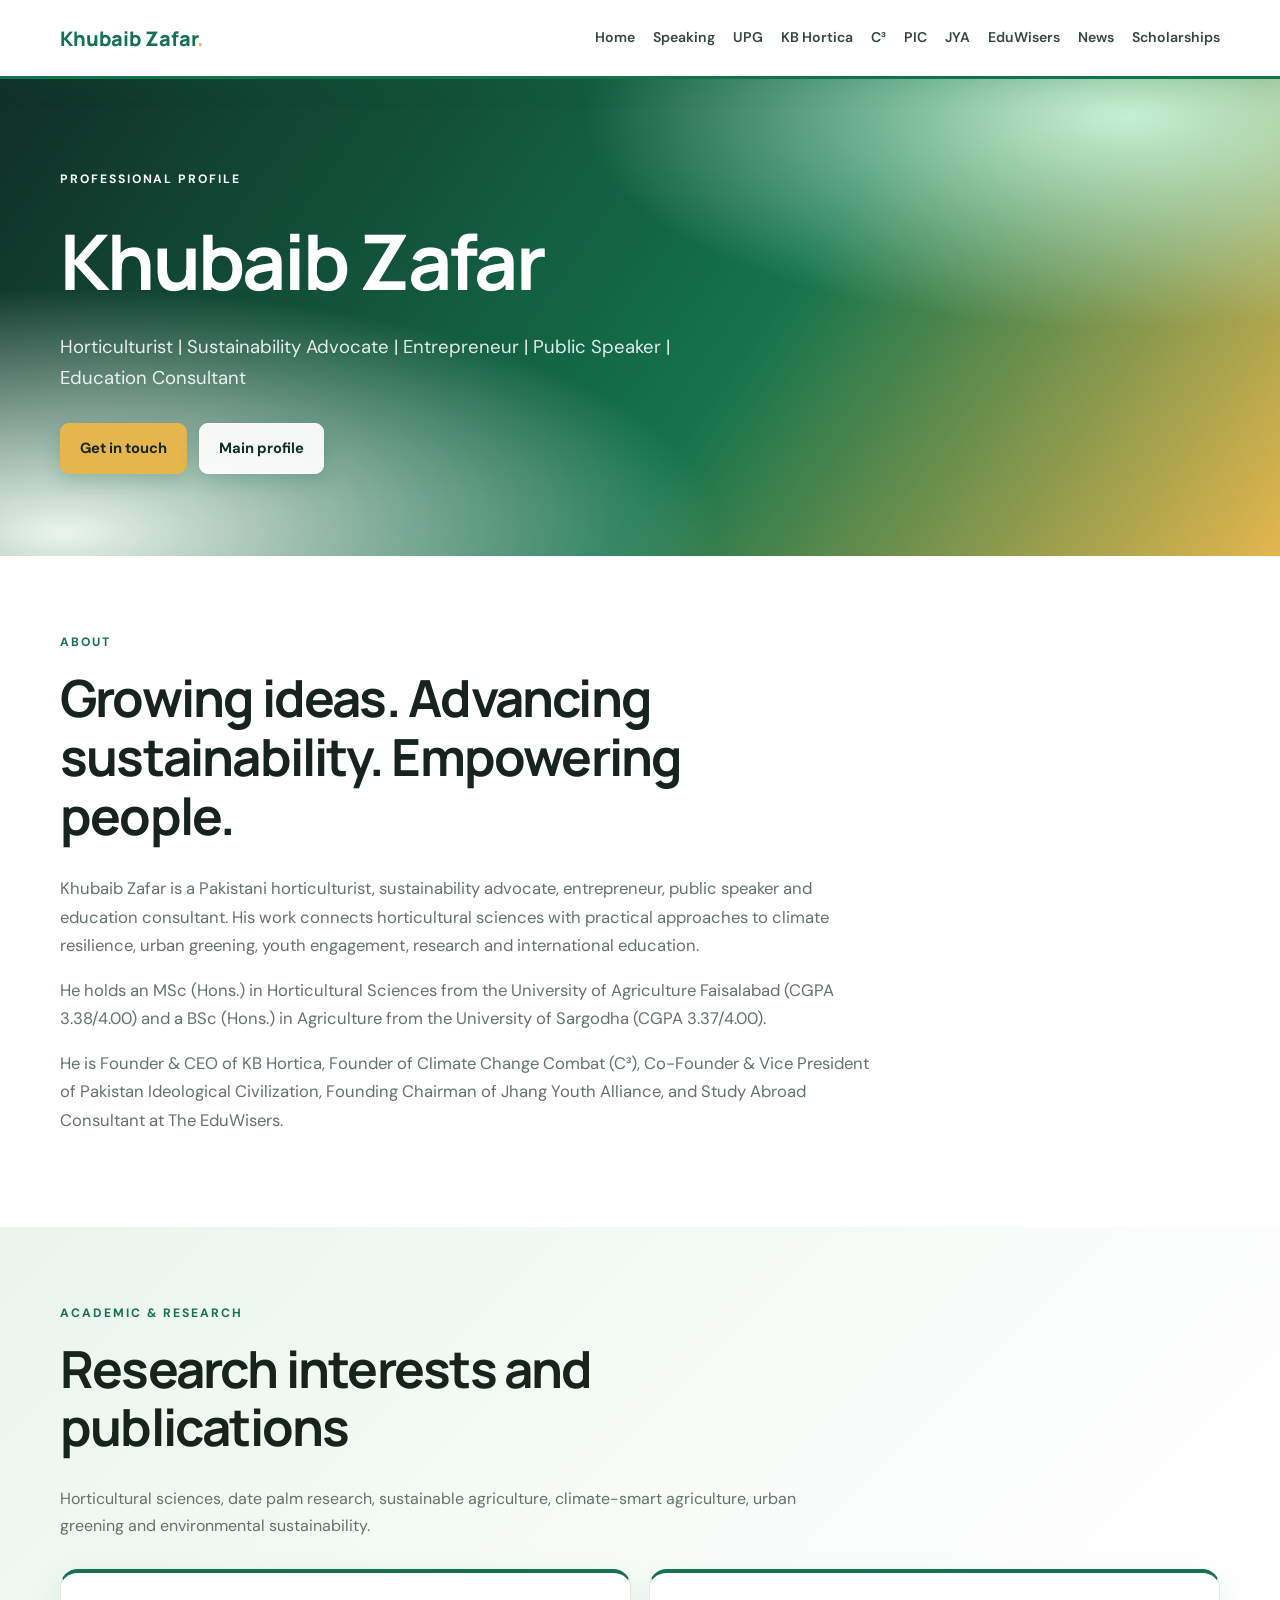
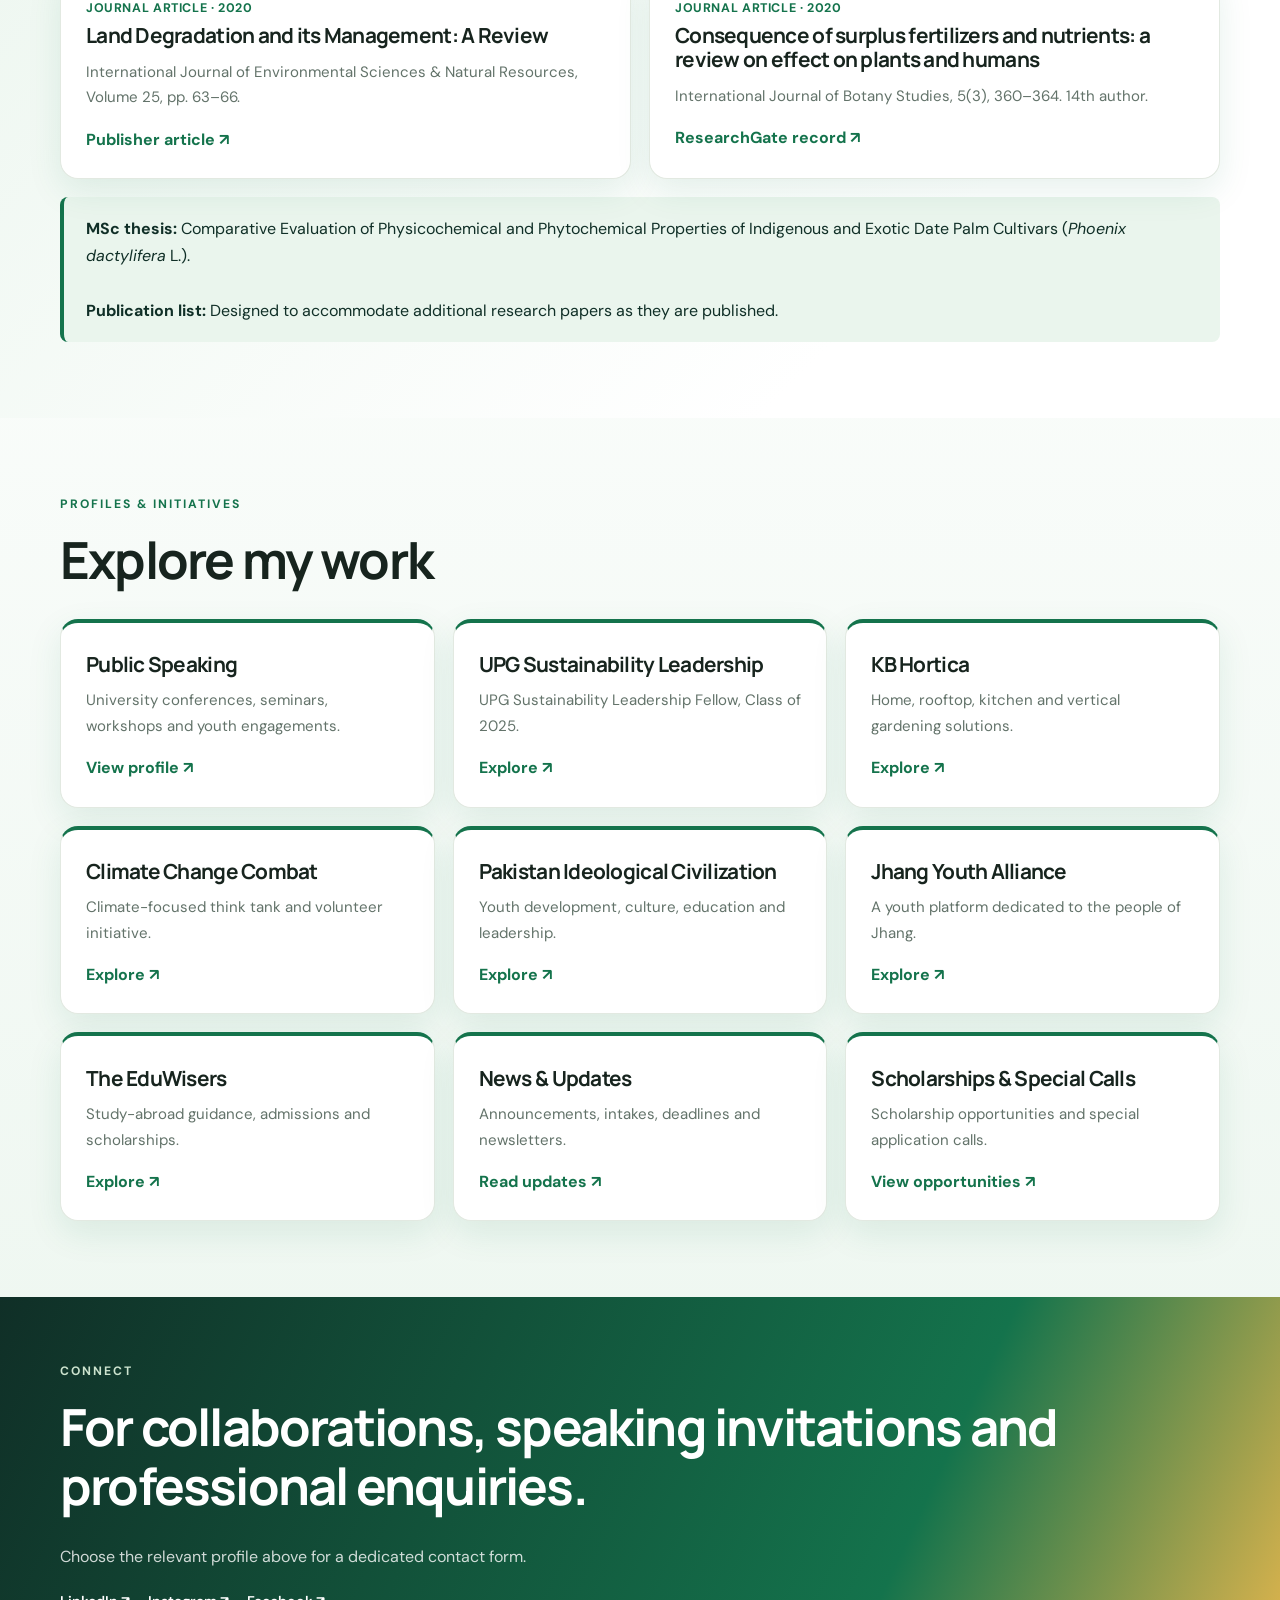
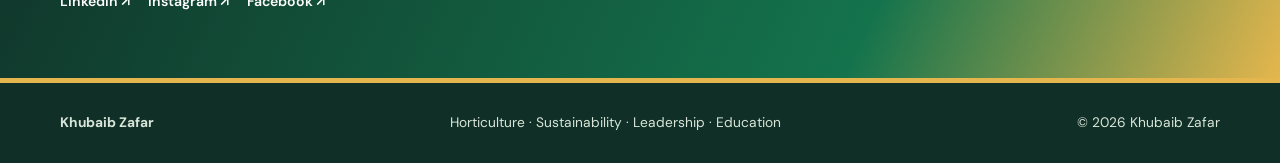
<file: index.html>
<!doctype html><html lang="en"><head><meta charset="utf-8"><meta name="viewport" content="width=device-width,initial-scale=1"><meta name="description" content="Horticulturist | Sustainability Advocate | Entrepreneur | Public Speaker | Education Consultant"><meta name="theme-color" content="#145b3a"><title>Khubaib Zafar | Khubaib Zafar</title><link rel="stylesheet" href="assets/style.css"></head><body class="theme-home"><nav class="nav"><div class="wrap navin"><a class="brand" href="index.html">Khubaib Zafar<span>.</span></a><button class="navbtn" onclick="document.querySelector('.navlinks').classList.toggle('open')">Menu</button><div class="navlinks"><a href="index.html">Home</a><a href="speaking.html">Speaking</a><a href="upg.html">UPG</a><a href="kb-hortica.html">KB Hortica</a><a href="climate-change-combat.html">C³</a><a href="pic.html">PIC</a><a href="jhang-youth-alliance.html">JYA</a><a href="the-eduwisers.html">EduWisers</a><a href="news.html">News</a><a href="scholarships.html">Scholarships</a></div></div></nav><header class="hero"><div class="wrap hero-grid"><div><div class="eyebrow">Professional profile</div><h1>Khubaib Zafar</h1><p>Horticulturist | Sustainability Advocate | Entrepreneur | Public Speaker | Education Consultant</p><div class="actions"><a class="btn" href="#contact">Get in touch</a><a class="btn alt" href="index.html">Main profile</a></div></div></div></header><section id="about"><div class="wrap"><div class="sectionhead"><div class="eyebrow">About</div><h2>Growing ideas. Advancing sustainability. Empowering people.</h2></div><div class="prose"><p>Khubaib Zafar is a Pakistani horticulturist, sustainability advocate, entrepreneur, public speaker and education consultant. His work connects horticultural sciences with practical approaches to climate resilience, urban greening, youth engagement, research and international education.</p><p>He holds an MSc (Hons.) in Horticultural Sciences from the University of Agriculture Faisalabad (CGPA 3.38/4.00) and a BSc (Hons.) in Agriculture from the University of Sargodha (CGPA 3.37/4.00).</p><p>He is Founder & CEO of KB Hortica, Founder of Climate Change Combat (C³), Co-Founder & Vice President of Pakistan Ideological Civilization, Founding Chairman of Jhang Youth Alliance, and Study Abroad Consultant at The EduWisers.</p></div></div></section>
<section class="soft" id="research"><div class="wrap"><div class="sectionhead"><div class="eyebrow">Academic & research</div><h2>Research interests and publications</h2><p>Horticultural sciences, date palm research, sustainable agriculture, climate-smart agriculture, urban greening and environmental sustainability.</p></div><div class="grid two"><article class="card"><div class="small">Journal article · 2020</div><h3>Land Degradation and its Management: A Review</h3><p>International Journal of Environmental Sciences & Natural Resources, Volume 25, pp. 63–66.</p><a class="link" href="https://juniperpublishers.com/ijesnr/IJESNR.MS.ID.556157.php" target="_blank">Publisher article ↗</a></article><article class="card"><div class="small">Journal article · 2020</div><h3>Consequence of surplus fertilizers and nutrients: a review on effect on plants and humans</h3><p>International Journal of Botany Studies, 5(3), 360–364. 14th author.</p><a class="link" href="https://www.researchgate.net/publication/342145714_Consequence_of_surplus_fertilizers_and_nutrients_a_review_on_effect_on_plants_and_humans" target="_blank">ResearchGate record ↗</a></article></div><div class="notice" style="margin-top:18px"><b>MSc thesis:</b> Comparative Evaluation of Physicochemical and Phytochemical Properties of Indigenous and Exotic Date Palm Cultivars (<i>Phoenix dactylifera</i> L.). <br><br><b>Publication list:</b> Designed to accommodate additional research papers as they are published.</div></div></section>
<section><div class="wrap"><div class="sectionhead"><div class="eyebrow">Profiles & initiatives</div><h2>Explore my work</h2></div><div class="grid"><article class="card"><h3>Public Speaking</h3><p>University conferences, seminars, workshops and youth engagements.</p><a class="link" href="speaking.html">View profile ↗</a></article><article class="card"><h3>UPG Sustainability Leadership</h3><p>UPG Sustainability Leadership Fellow, Class of 2025.</p><a class="link" href="upg.html">Explore ↗</a></article><article class="card"><h3>KB Hortica</h3><p>Home, rooftop, kitchen and vertical gardening solutions.</p><a class="link" href="kb-hortica.html">Explore ↗</a></article><article class="card"><h3>Climate Change Combat</h3><p>Climate-focused think tank and volunteer initiative.</p><a class="link" href="climate-change-combat.html">Explore ↗</a></article><article class="card"><h3>Pakistan Ideological Civilization</h3><p>Youth development, culture, education and leadership.</p><a class="link" href="pic.html">Explore ↗</a></article><article class="card"><h3>Jhang Youth Alliance</h3><p>A youth platform dedicated to the people of Jhang.</p><a class="link" href="jhang-youth-alliance.html">Explore ↗</a></article><article class="card"><h3>The EduWisers</h3><p>Study-abroad guidance, admissions and scholarships.</p><a class="link" href="the-eduwisers.html">Explore ↗</a></article><article class="card"><h3>News & Updates</h3><p>Announcements, intakes, deadlines and newsletters.</p><a class="link" href="news.html">Read updates ↗</a></article><article class="card"><h3>Scholarships & Special Calls</h3><p>Scholarship opportunities and special application calls.</p><a class="link" href="scholarships.html">View opportunities ↗</a></article></div></div></section>
<section class="contactband"><div class="wrap"><div class="eyebrow" style="color:#cce3ce">Connect</div><h2>For collaborations, speaking invitations and professional enquiries.</h2><p>Choose the relevant profile above for a dedicated contact form.</p><div class="socials"><a href="https://pk.linkedin.com/in/khubaibzafar8" target="_blank">LinkedIn ↗</a><a href="https://www.instagram.com/khubaibzafar8/" target="_blank">Instagram ↗</a><a href="https://www.facebook.com/khubaibzafar8" target="_blank">Facebook ↗</a></div></div></section><footer class="footer"><div class="wrap foot"><strong>Khubaib Zafar</strong><span>Horticulture · Sustainability · Leadership · Education</span><span>© <span class="year"></span> Khubaib Zafar</span></div></footer><script>document.querySelectorAll('.year').forEach(x=>x.textContent=new Date().getFullYear());document.querySelectorAll('.navlinks a').forEach(a=>a.addEventListener('click',()=>document.querySelector('.navlinks').classList.remove('open')));</script></body></html>
</file>
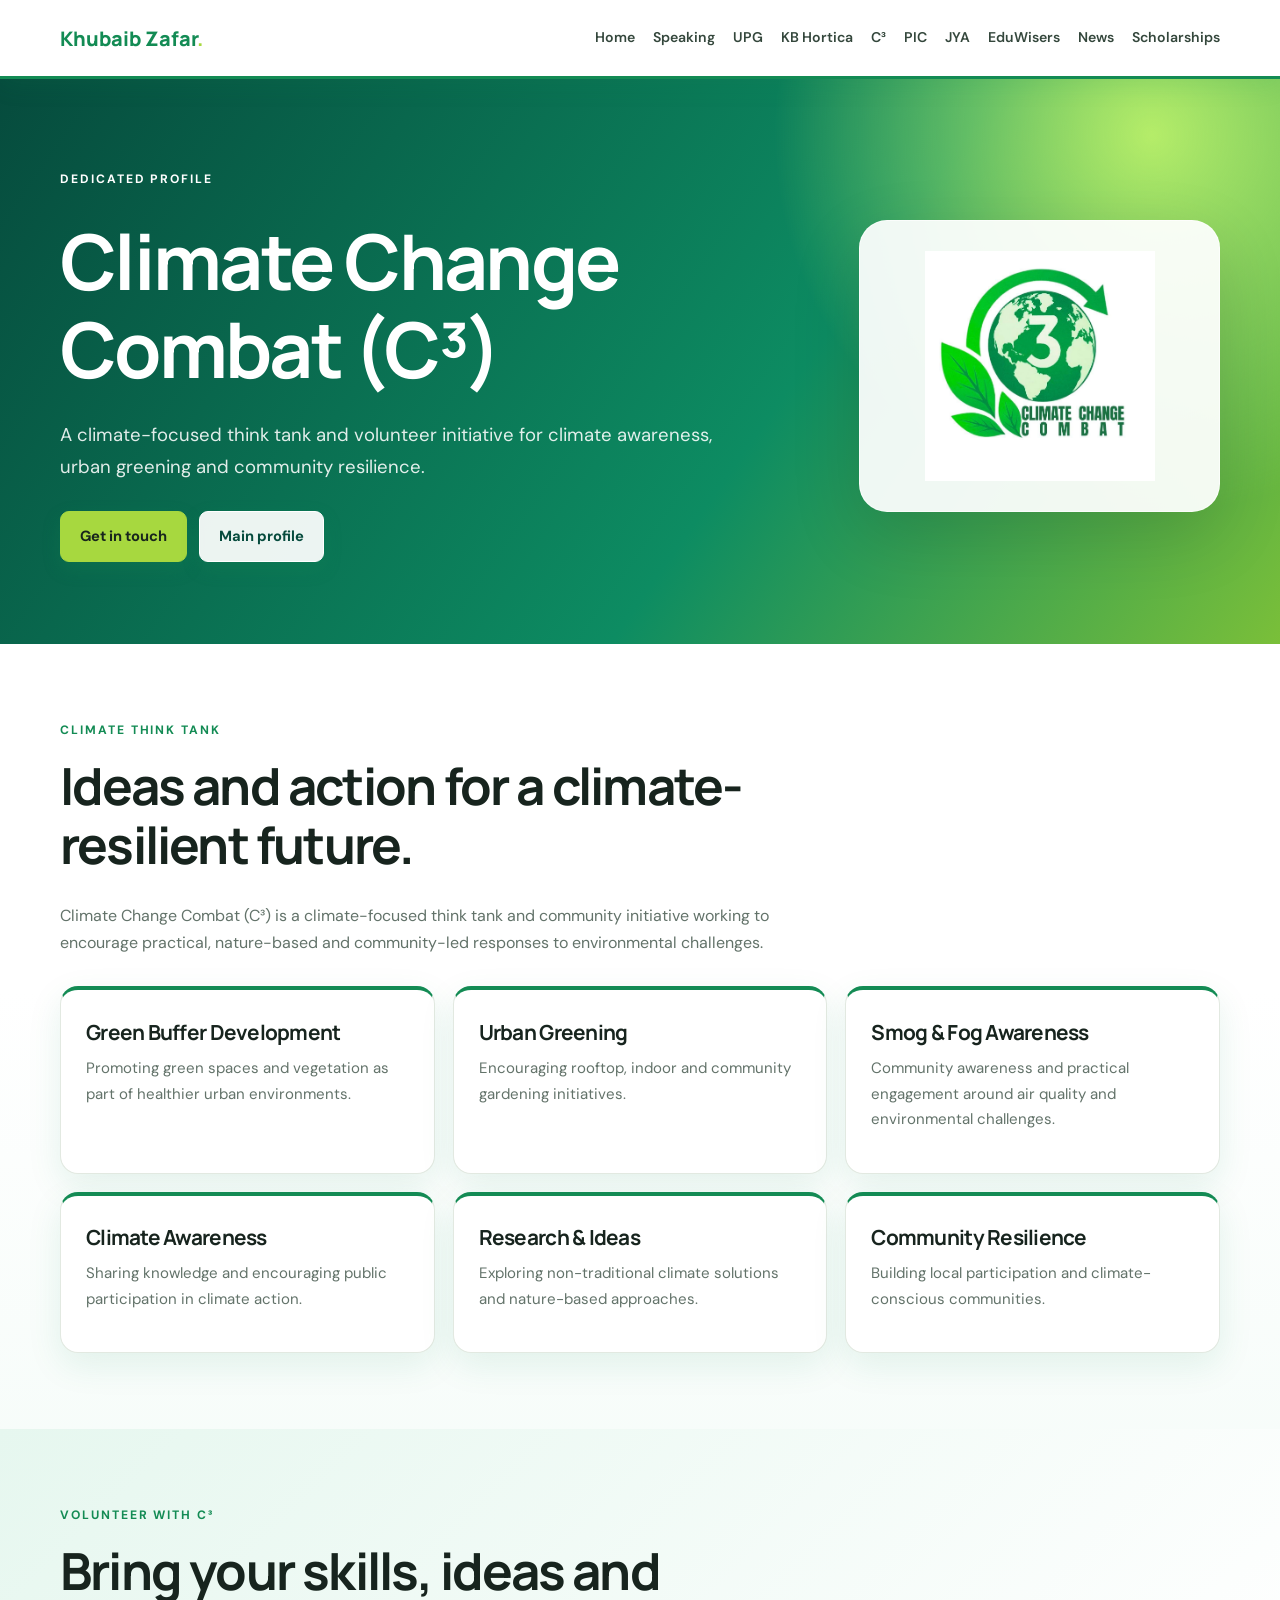
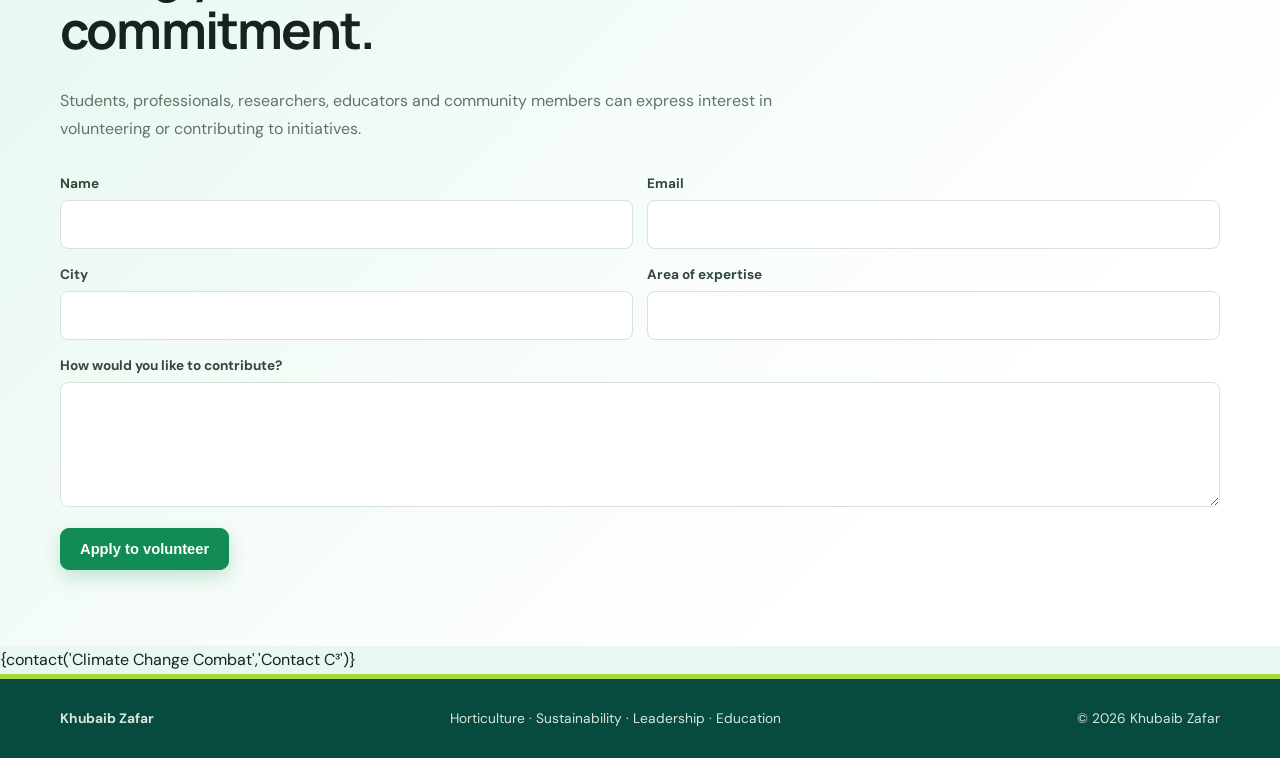
<file: climate-change-combat.html>
<!doctype html><html lang="en"><head><meta charset="utf-8"><meta name="viewport" content="width=device-width,initial-scale=1"><meta name="description" content="A climate-focused think tank and volunteer initiative for climate awareness, urban greening and community resilience."><meta name="theme-color" content="#145b3a"><title>Climate Change Combat (C³) | Khubaib Zafar</title><link rel="stylesheet" href="assets/style.css"></head><body class="theme-c3"><nav class="nav"><div class="wrap navin"><a class="brand" href="index.html">Khubaib Zafar<span>.</span></a><button class="navbtn" onclick="document.querySelector('.navlinks').classList.toggle('open')">Menu</button><div class="navlinks"><a href="index.html">Home</a><a href="speaking.html">Speaking</a><a href="upg.html">UPG</a><a href="kb-hortica.html">KB Hortica</a><a href="climate-change-combat.html">C³</a><a href="pic.html">PIC</a><a href="jhang-youth-alliance.html">JYA</a><a href="the-eduwisers.html">EduWisers</a><a href="news.html">News</a><a href="scholarships.html">Scholarships</a></div></div></nav><header class="hero"><div class="wrap hero-grid"><div><div class="eyebrow">Dedicated profile</div><h1>Climate Change Combat (C³)</h1><p>A climate-focused think tank and volunteer initiative for climate awareness, urban greening and community resilience.</p><div class="actions"><a class="btn" href="#contact">Get in touch</a><a class="btn alt" href="index.html">Main profile</a></div></div><div class="hero-mark"><img class="hero-logo" src="assets/c3-logo.jpg" alt="Climate Change Combat (C³) logo"></div></div></header><section><div class="wrap"><div class="sectionhead"><div class="eyebrow">Climate think tank</div><h2>Ideas and action for a climate-resilient future.</h2><p>Climate Change Combat (C³) is a climate-focused think tank and community initiative working to encourage practical, nature-based and community-led responses to environmental challenges.</p></div><div class="grid"><article class="card"><h3>Green Buffer Development</h3><p>Promoting green spaces and vegetation as part of healthier urban environments.</p></article><article class="card"><h3>Urban Greening</h3><p>Encouraging rooftop, indoor and community gardening initiatives.</p></article><article class="card"><h3>Smog & Fog Awareness</h3><p>Community awareness and practical engagement around air quality and environmental challenges.</p></article><article class="card"><h3>Climate Awareness</h3><p>Sharing knowledge and encouraging public participation in climate action.</p></article><article class="card"><h3>Research & Ideas</h3><p>Exploring non-traditional climate solutions and nature-based approaches.</p></article><article class="card"><h3>Community Resilience</h3><p>Building local participation and climate-conscious communities.</p></article></div></div></section><section class="soft"><div class="wrap"><div class="sectionhead"><div class="eyebrow">Volunteer with C³</div><h2>Bring your skills, ideas and commitment.</h2><p>Students, professionals, researchers, educators and community members can express interest in volunteering or contributing to initiatives.</p></div><form class="form" name="c3-volunteer" method="POST" data-netlify="true"><input type="hidden" name="form-name" value="c3-volunteer"><label>Name<input name="name" required></label><label>Email<input type="email" name="email" required></label><label>City<input name="city"></label><label>Area of expertise<input name="expertise"></label><label class="full">How would you like to contribute?<textarea name="contribution"></textarea></label><div class="full"><button class="btn">Apply to volunteer</button></div></form></div></section>{contact('Climate Change Combat','Contact C³')}<footer class="footer"><div class="wrap foot"><strong>Khubaib Zafar</strong><span>Horticulture · Sustainability · Leadership · Education</span><span>© <span class="year"></span> Khubaib Zafar</span></div></footer><script>document.querySelectorAll('.year').forEach(x=>x.textContent=new Date().getFullYear());document.querySelectorAll('.navlinks a').forEach(a=>a.addEventListener('click',()=>document.querySelector('.navlinks').classList.remove('open')));</script></body></html>
</file>
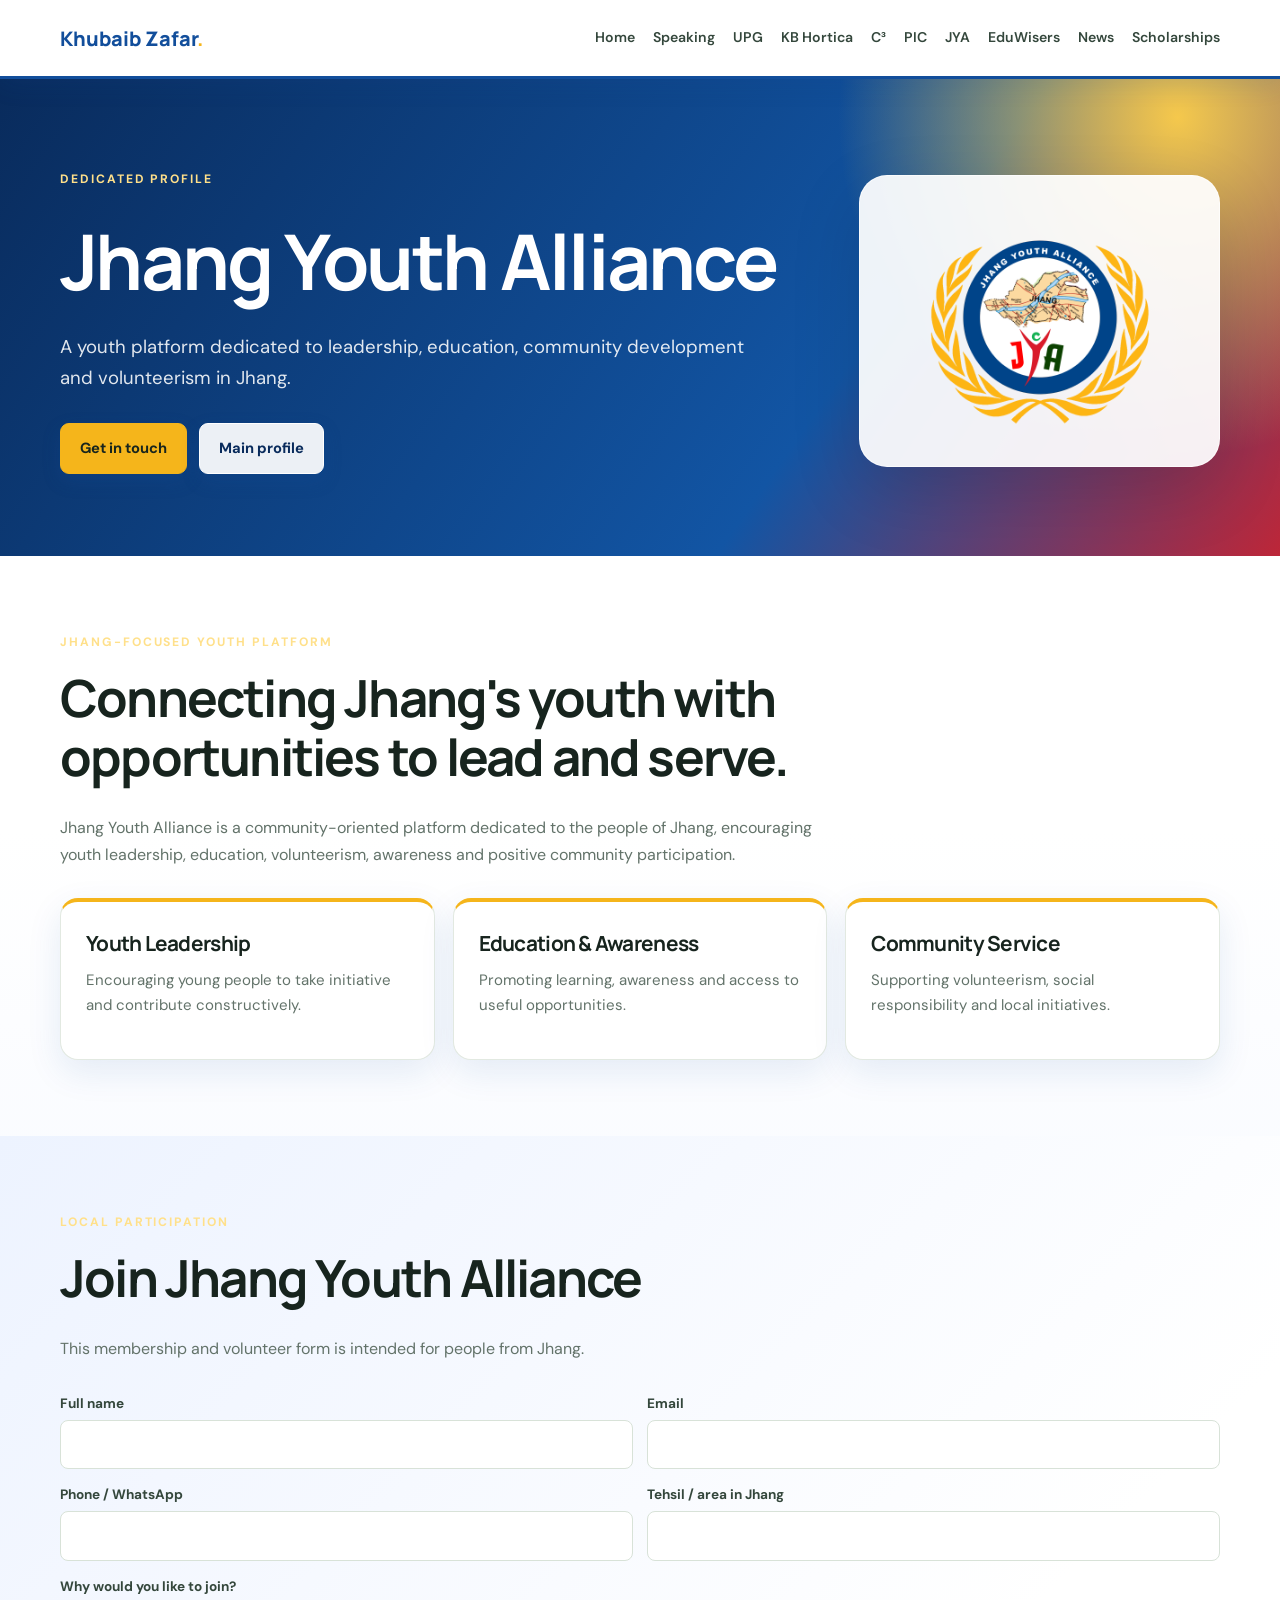
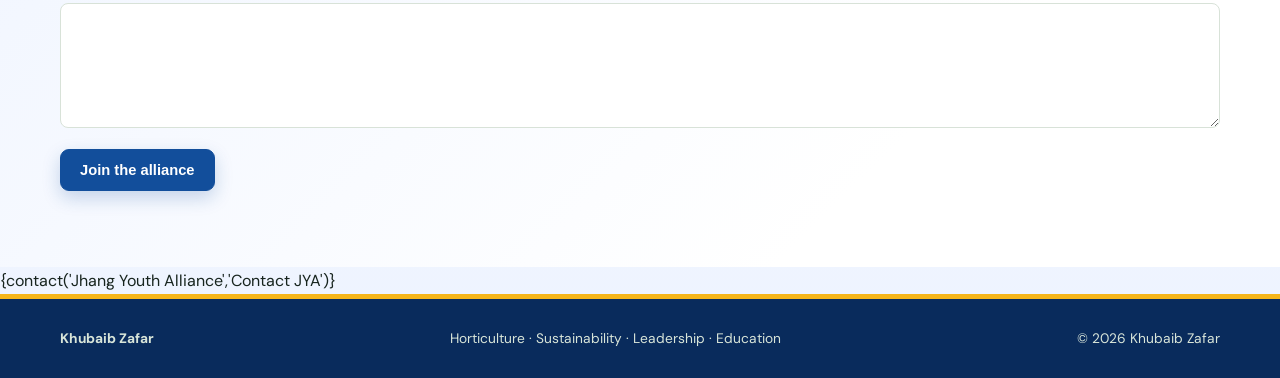
<file: jhang-youth-alliance.html>
<!doctype html><html lang="en"><head><meta charset="utf-8"><meta name="viewport" content="width=device-width,initial-scale=1"><meta name="description" content="A youth platform dedicated to leadership, education, community development and volunteerism in Jhang."><meta name="theme-color" content="#145b3a"><title>Jhang Youth Alliance | Khubaib Zafar</title><link rel="stylesheet" href="assets/style.css"></head><body class="theme-jya"><nav class="nav"><div class="wrap navin"><a class="brand" href="index.html">Khubaib Zafar<span>.</span></a><button class="navbtn" onclick="document.querySelector('.navlinks').classList.toggle('open')">Menu</button><div class="navlinks"><a href="index.html">Home</a><a href="speaking.html">Speaking</a><a href="upg.html">UPG</a><a href="kb-hortica.html">KB Hortica</a><a href="climate-change-combat.html">C³</a><a href="pic.html">PIC</a><a href="jhang-youth-alliance.html">JYA</a><a href="the-eduwisers.html">EduWisers</a><a href="news.html">News</a><a href="scholarships.html">Scholarships</a></div></div></nav><header class="hero"><div class="wrap hero-grid"><div><div class="eyebrow">Dedicated profile</div><h1>Jhang Youth Alliance</h1><p>A youth platform dedicated to leadership, education, community development and volunteerism in Jhang.</p><div class="actions"><a class="btn" href="#contact">Get in touch</a><a class="btn alt" href="index.html">Main profile</a></div></div><div class="hero-mark"><img class="hero-logo" src="assets/jya-logo.png" alt="Jhang Youth Alliance logo"></div></div></header><section><div class="wrap"><div class="sectionhead"><div class="eyebrow">Jhang-focused youth platform</div><h2>Connecting Jhang's youth with opportunities to lead and serve.</h2><p>Jhang Youth Alliance is a community-oriented platform dedicated to the people of Jhang, encouraging youth leadership, education, volunteerism, awareness and positive community participation.</p></div><div class="grid"><article class="card"><h3>Youth Leadership</h3><p>Encouraging young people to take initiative and contribute constructively.</p></article><article class="card"><h3>Education & Awareness</h3><p>Promoting learning, awareness and access to useful opportunities.</p></article><article class="card"><h3>Community Service</h3><p>Supporting volunteerism, social responsibility and local initiatives.</p></article></div></div></section><section class="soft"><div class="wrap"><div class="sectionhead"><div class="eyebrow">Local participation</div><h2>Join Jhang Youth Alliance</h2><p>This membership and volunteer form is intended for people from Jhang.</p></div><form class="form" name="jhang-youth-alliance" method="POST" data-netlify="true"><input type="hidden" name="form-name" value="jhang-youth-alliance"><label>Full name<input name="name" required></label><label>Email<input type="email" name="email" required></label><label>Phone / WhatsApp<input name="phone"></label><label>Tehsil / area in Jhang<input name="area" required></label><label class="full">Why would you like to join?<textarea name="message"></textarea></label><div class="full"><button class="btn">Join the alliance</button></div></form></div></section>{contact('Jhang Youth Alliance','Contact JYA')}<footer class="footer"><div class="wrap foot"><strong>Khubaib Zafar</strong><span>Horticulture · Sustainability · Leadership · Education</span><span>© <span class="year"></span> Khubaib Zafar</span></div></footer><script>document.querySelectorAll('.year').forEach(x=>x.textContent=new Date().getFullYear());document.querySelectorAll('.navlinks a').forEach(a=>a.addEventListener('click',()=>document.querySelector('.navlinks').classList.remove('open')));</script></body></html>
</file>
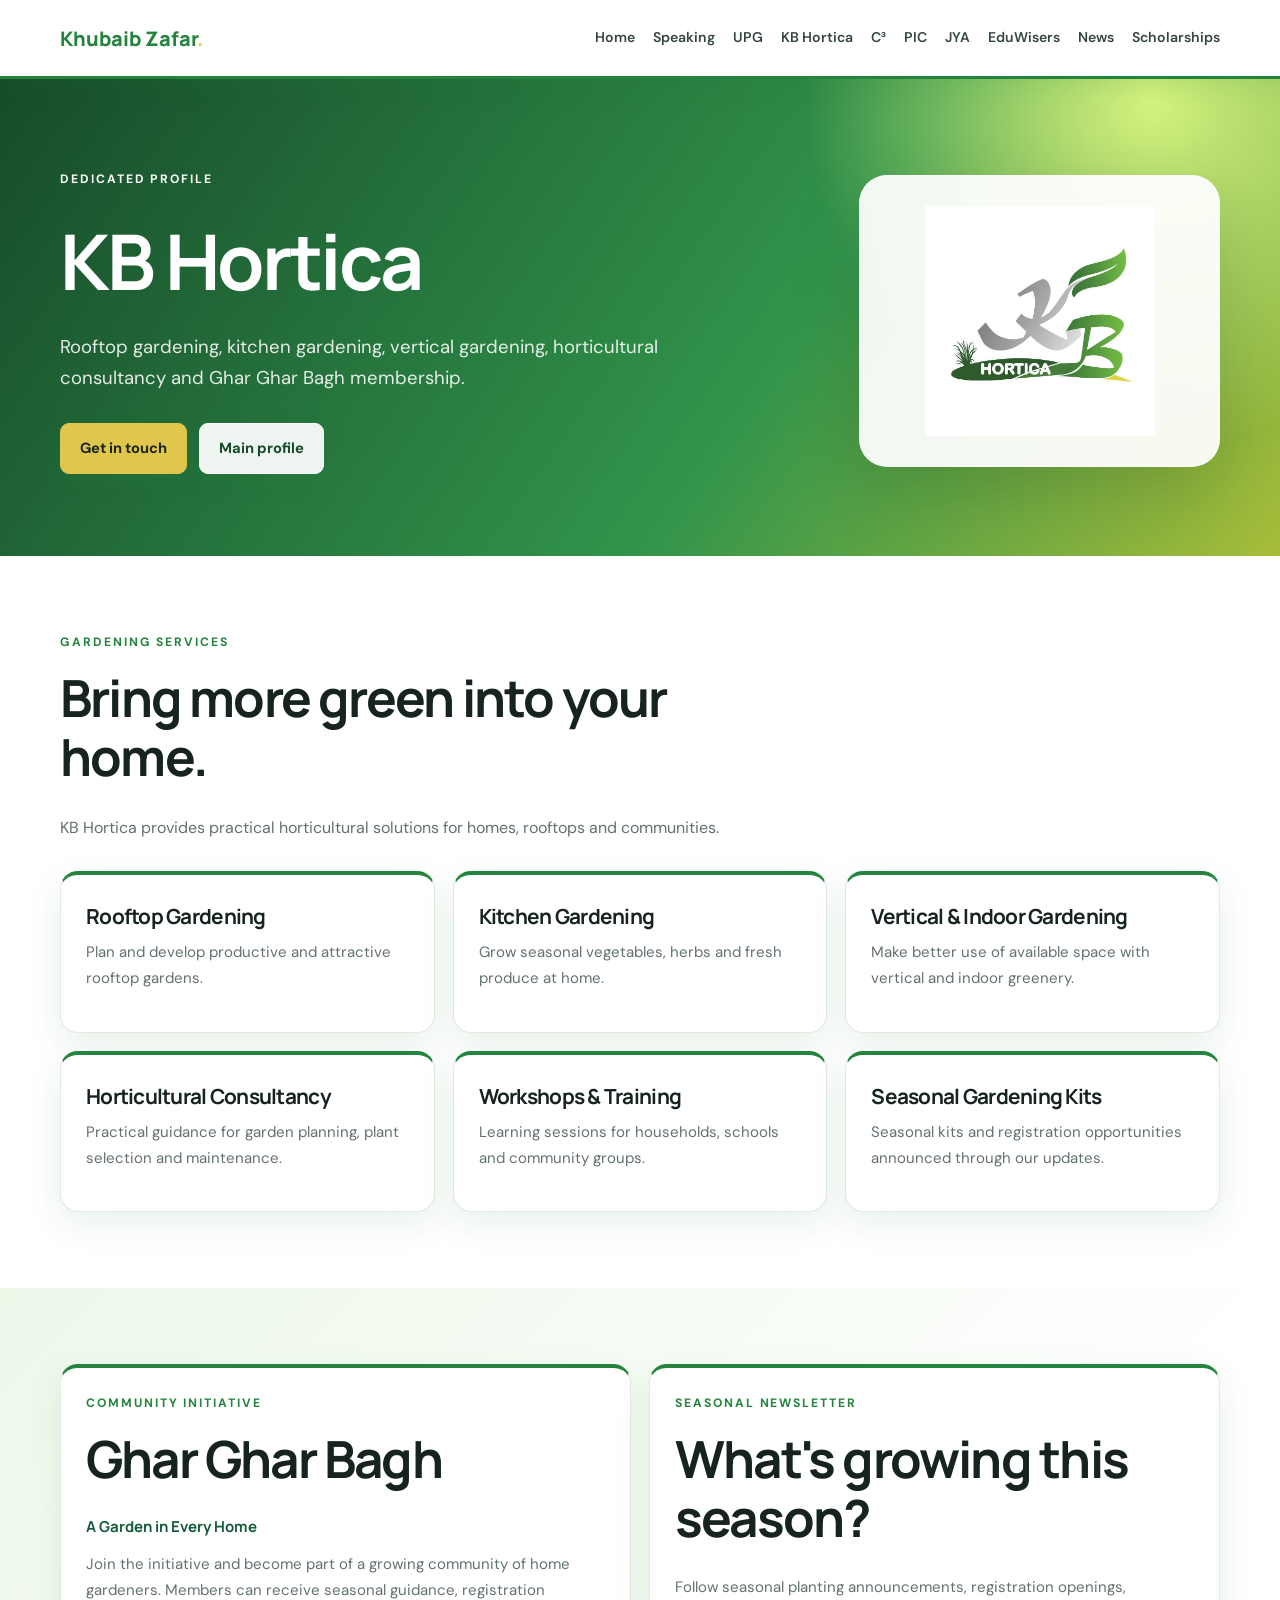
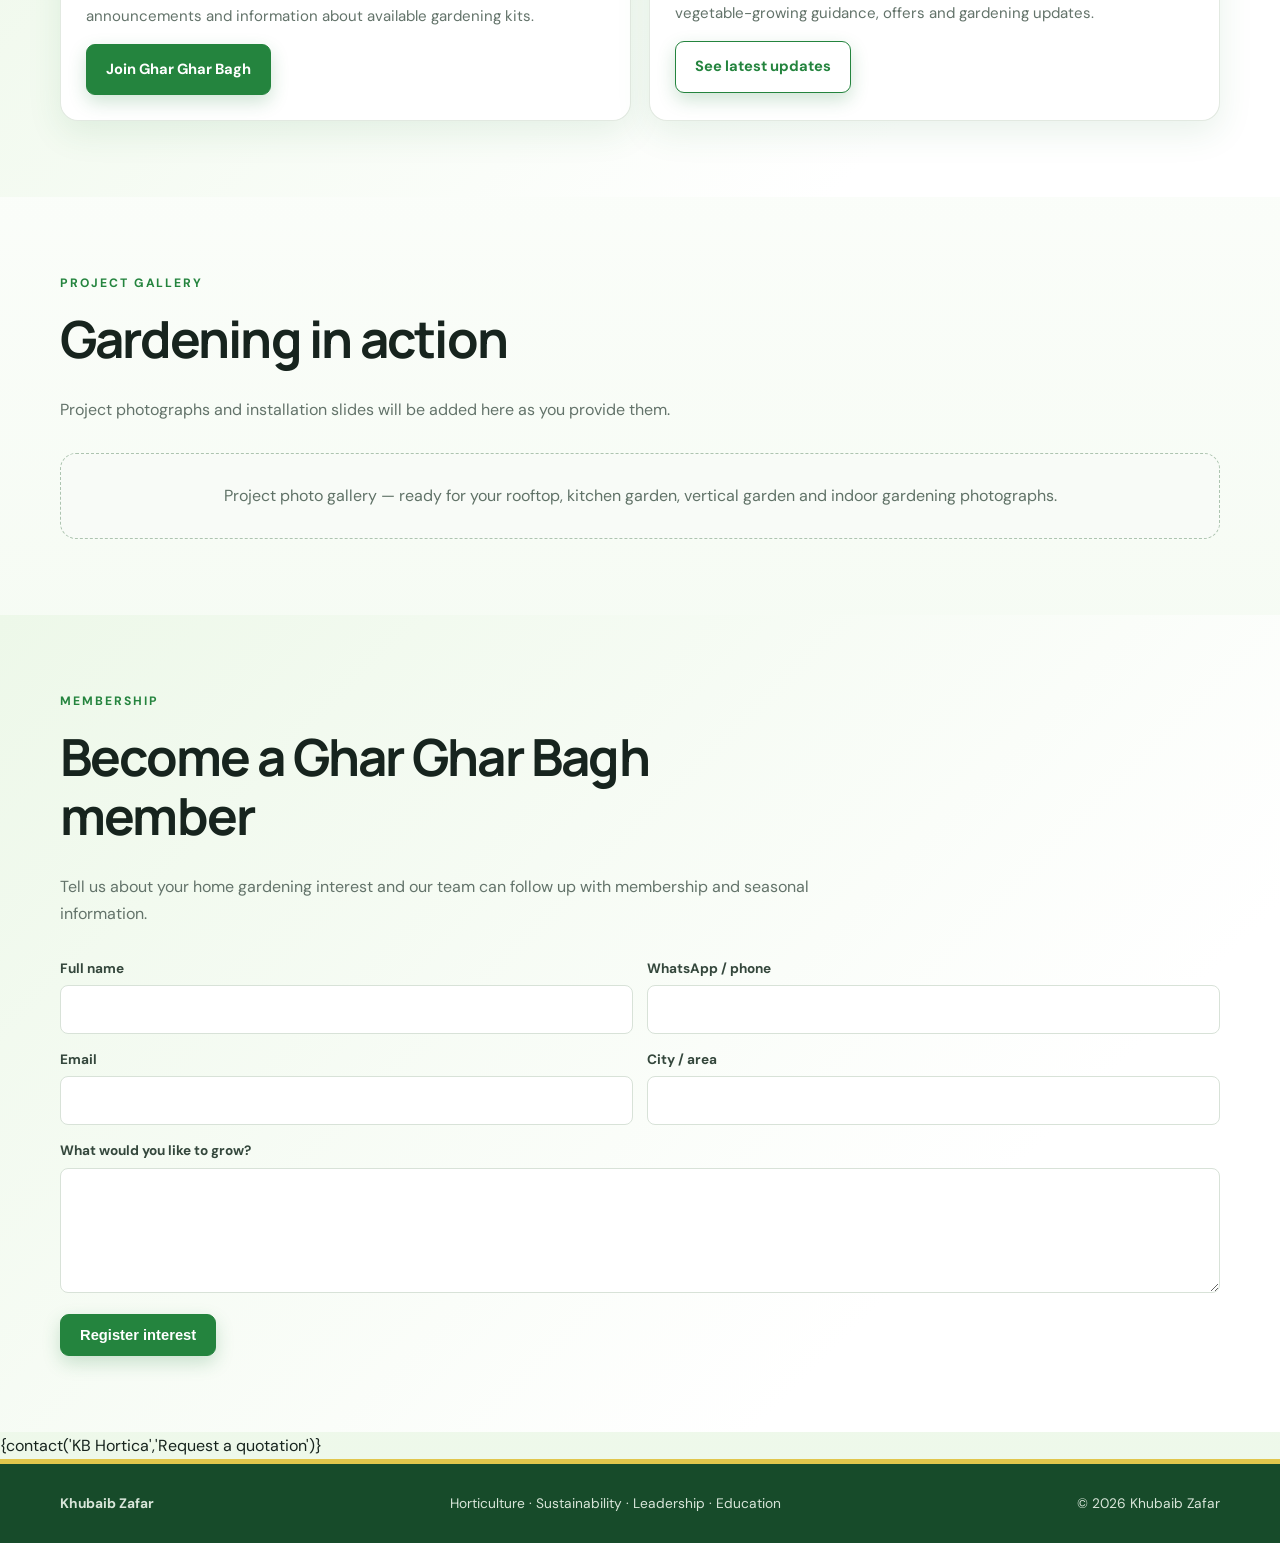
<file: kb-hortica.html>
<!doctype html><html lang="en"><head><meta charset="utf-8"><meta name="viewport" content="width=device-width,initial-scale=1"><meta name="description" content="Rooftop gardening, kitchen gardening, vertical gardening, horticultural consultancy and Ghar Ghar Bagh membership."><meta name="theme-color" content="#145b3a"><title>KB Hortica | Khubaib Zafar</title><link rel="stylesheet" href="assets/style.css"></head><body class="theme-hortica"><nav class="nav"><div class="wrap navin"><a class="brand" href="index.html">Khubaib Zafar<span>.</span></a><button class="navbtn" onclick="document.querySelector('.navlinks').classList.toggle('open')">Menu</button><div class="navlinks"><a href="index.html">Home</a><a href="speaking.html">Speaking</a><a href="upg.html">UPG</a><a href="kb-hortica.html">KB Hortica</a><a href="climate-change-combat.html">C³</a><a href="pic.html">PIC</a><a href="jhang-youth-alliance.html">JYA</a><a href="the-eduwisers.html">EduWisers</a><a href="news.html">News</a><a href="scholarships.html">Scholarships</a></div></div></nav><header class="hero"><div class="wrap hero-grid"><div><div class="eyebrow">Dedicated profile</div><h1>KB Hortica</h1><p>Rooftop gardening, kitchen gardening, vertical gardening, horticultural consultancy and Ghar Ghar Bagh membership.</p><div class="actions"><a class="btn" href="#contact">Get in touch</a><a class="btn alt" href="index.html">Main profile</a></div></div><div class="hero-mark"><img class="hero-logo" src="assets/kb-hortica-logo.jpg" alt="KB Hortica logo"></div></div></header><section><div class="wrap"><div class="sectionhead"><div class="eyebrow">Gardening services</div><h2>Bring more green into your home.</h2><p>KB Hortica provides practical horticultural solutions for homes, rooftops and communities.</p></div><div class="grid"><article class="card"><h3>Rooftop Gardening</h3><p>Plan and develop productive and attractive rooftop gardens.</p></article><article class="card"><h3>Kitchen Gardening</h3><p>Grow seasonal vegetables, herbs and fresh produce at home.</p></article><article class="card"><h3>Vertical & Indoor Gardening</h3><p>Make better use of available space with vertical and indoor greenery.</p></article><article class="card"><h3>Horticultural Consultancy</h3><p>Practical guidance for garden planning, plant selection and maintenance.</p></article><article class="card"><h3>Workshops & Training</h3><p>Learning sessions for households, schools and community groups.</p></article><article class="card"><h3>Seasonal Gardening Kits</h3><p>Seasonal kits and registration opportunities announced through our updates.</p></article></div></div></section>
<section class="soft"><div class="wrap"><div class="grid two"><article class="card"><div class="eyebrow">Community initiative</div><h2>Ghar Ghar Bagh</h2><p class="tagline">A Garden in Every Home</p><p>Join the initiative and become part of a growing community of home gardeners. Members can receive seasonal guidance, registration announcements and information about available gardening kits.</p><a class="btn" href="#membership">Join Ghar Ghar Bagh</a></article><article class="card"><div class="eyebrow">Seasonal newsletter</div><h2>What's growing this season?</h2><p>Follow seasonal planting announcements, registration openings, vegetable-growing guidance, offers and gardening updates.</p><a class="btn alt" href="news.html">See latest updates</a></article></div></div></section>
<section><div class="wrap"><div class="sectionhead"><div class="eyebrow">Project gallery</div><h2>Gardening in action</h2><p>Project photographs and installation slides will be added here as you provide them.</p></div><div class="gallery-placeholder">Project photo gallery — ready for your rooftop, kitchen garden, vertical garden and indoor gardening photographs.</div></div></section>
<section class="soft" id="membership"><div class="wrap"><div class="sectionhead"><div class="eyebrow">Membership</div><h2>Become a Ghar Ghar Bagh member</h2><p>Tell us about your home gardening interest and our team can follow up with membership and seasonal information.</p></div><form class="form" name="ghar-ghar-bagh-membership" method="POST" data-netlify="true"><input type="hidden" name="form-name" value="ghar-ghar-bagh-membership"><label>Full name<input name="name" required></label><label>WhatsApp / phone<input name="phone" required></label><label>Email<input type="email" name="email"></label><label>City / area<input name="location"></label><label class="full">What would you like to grow?<textarea name="interest"></textarea></label><div class="full"><button class="btn">Register interest</button></div></form></div></section>{contact('KB Hortica','Request a quotation')}<footer class="footer"><div class="wrap foot"><strong>Khubaib Zafar</strong><span>Horticulture · Sustainability · Leadership · Education</span><span>© <span class="year"></span> Khubaib Zafar</span></div></footer><script>document.querySelectorAll('.year').forEach(x=>x.textContent=new Date().getFullYear());document.querySelectorAll('.navlinks a').forEach(a=>a.addEventListener('click',()=>document.querySelector('.navlinks').classList.remove('open')));</script></body></html>
</file>
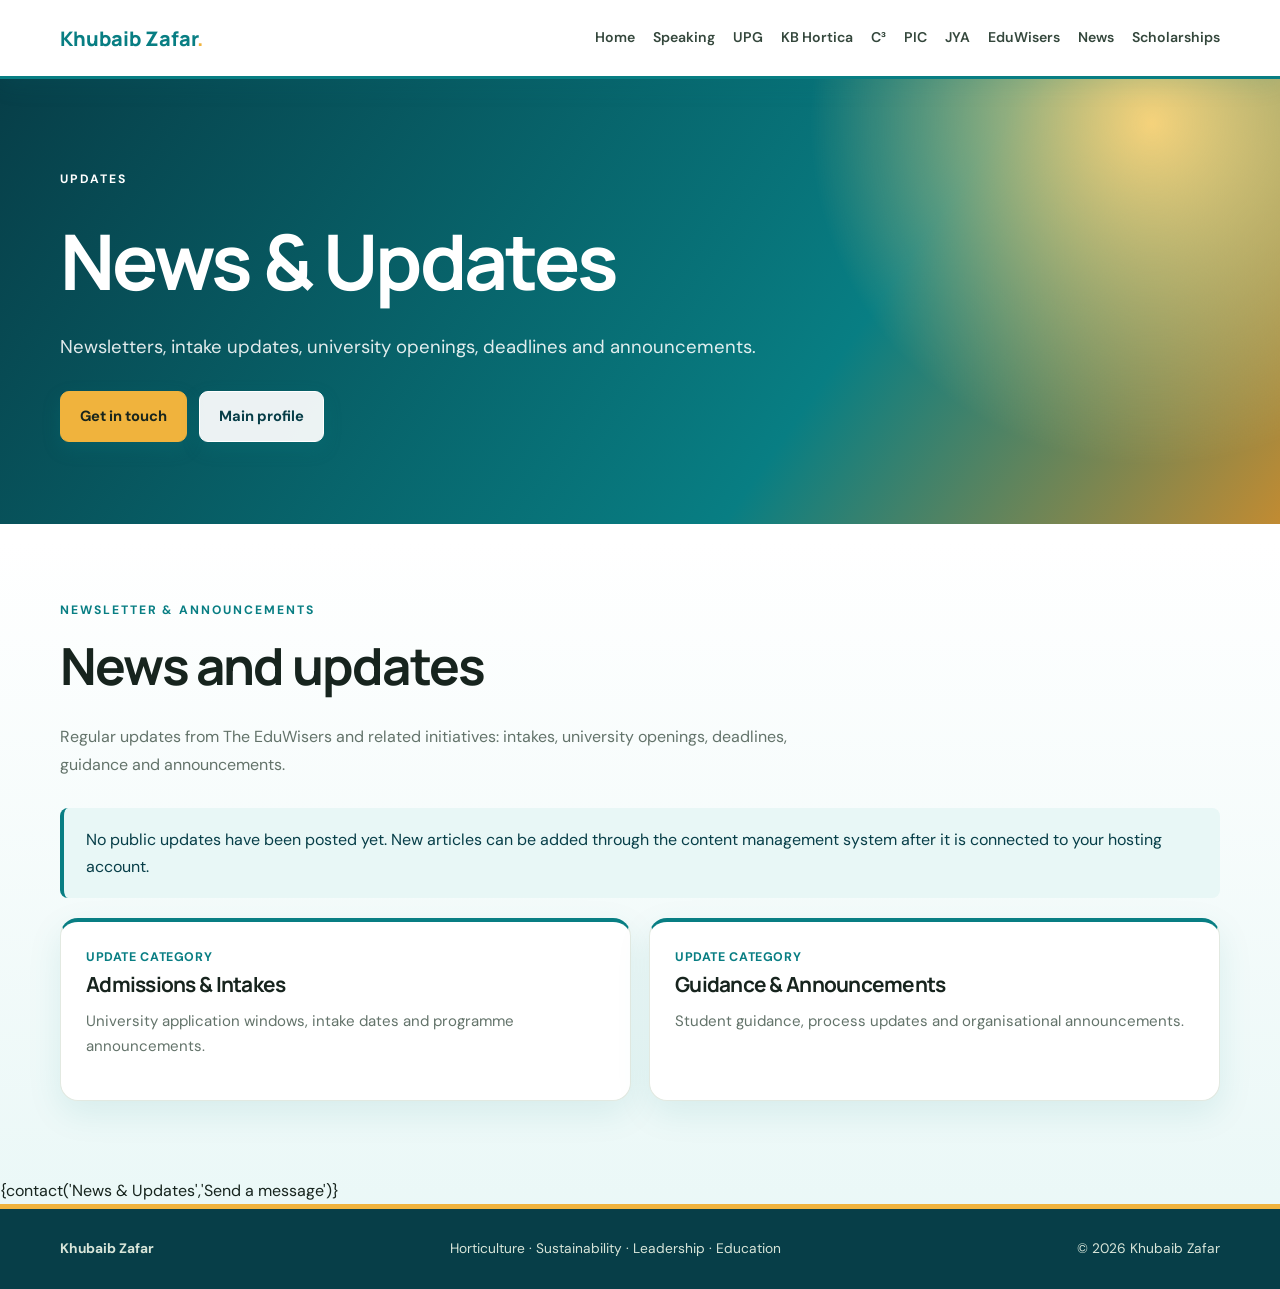
<file: news.html>
<!doctype html><html lang="en"><head><meta charset="utf-8"><meta name="viewport" content="width=device-width,initial-scale=1"><meta name="description" content="Newsletters, intake updates, university openings, deadlines and announcements."><meta name="theme-color" content="#145b3a"><title>News & Updates | Khubaib Zafar</title><link rel="stylesheet" href="assets/style.css"></head><body class="theme-news"><nav class="nav"><div class="wrap navin"><a class="brand" href="index.html">Khubaib Zafar<span>.</span></a><button class="navbtn" onclick="document.querySelector('.navlinks').classList.toggle('open')">Menu</button><div class="navlinks"><a href="index.html">Home</a><a href="speaking.html">Speaking</a><a href="upg.html">UPG</a><a href="kb-hortica.html">KB Hortica</a><a href="climate-change-combat.html">C³</a><a href="pic.html">PIC</a><a href="jhang-youth-alliance.html">JYA</a><a href="the-eduwisers.html">EduWisers</a><a href="news.html">News</a><a href="scholarships.html">Scholarships</a></div></div></nav><header class="hero"><div class="wrap hero-grid"><div><div class="eyebrow">Updates</div><h1>News & Updates</h1><p>Newsletters, intake updates, university openings, deadlines and announcements.</p><div class="actions"><a class="btn" href="#contact">Get in touch</a><a class="btn alt" href="index.html">Main profile</a></div></div></div></header><section><div class="wrap"><div class="sectionhead"><div class="eyebrow">Newsletter & announcements</div><h2>News and updates</h2><p>Regular updates from The EduWisers and related initiatives: intakes, university openings, deadlines, guidance and announcements.</p></div><div class="notice">No public updates have been posted yet. New articles can be added through the content management system after it is connected to your hosting account.</div><div class="grid two" style="margin-top:20px"><article class="card"><div class="small">Update category</div><h3>Admissions & Intakes</h3><p>University application windows, intake dates and programme announcements.</p></article><article class="card"><div class="small">Update category</div><h3>Guidance & Announcements</h3><p>Student guidance, process updates and organisational announcements.</p></article></div></div></section>{contact('News & Updates','Send a message')}<footer class="footer"><div class="wrap foot"><strong>Khubaib Zafar</strong><span>Horticulture · Sustainability · Leadership · Education</span><span>© <span class="year"></span> Khubaib Zafar</span></div></footer><script>document.querySelectorAll('.year').forEach(x=>x.textContent=new Date().getFullYear());document.querySelectorAll('.navlinks a').forEach(a=>a.addEventListener('click',()=>document.querySelector('.navlinks').classList.remove('open')));</script></body></html>
</file>
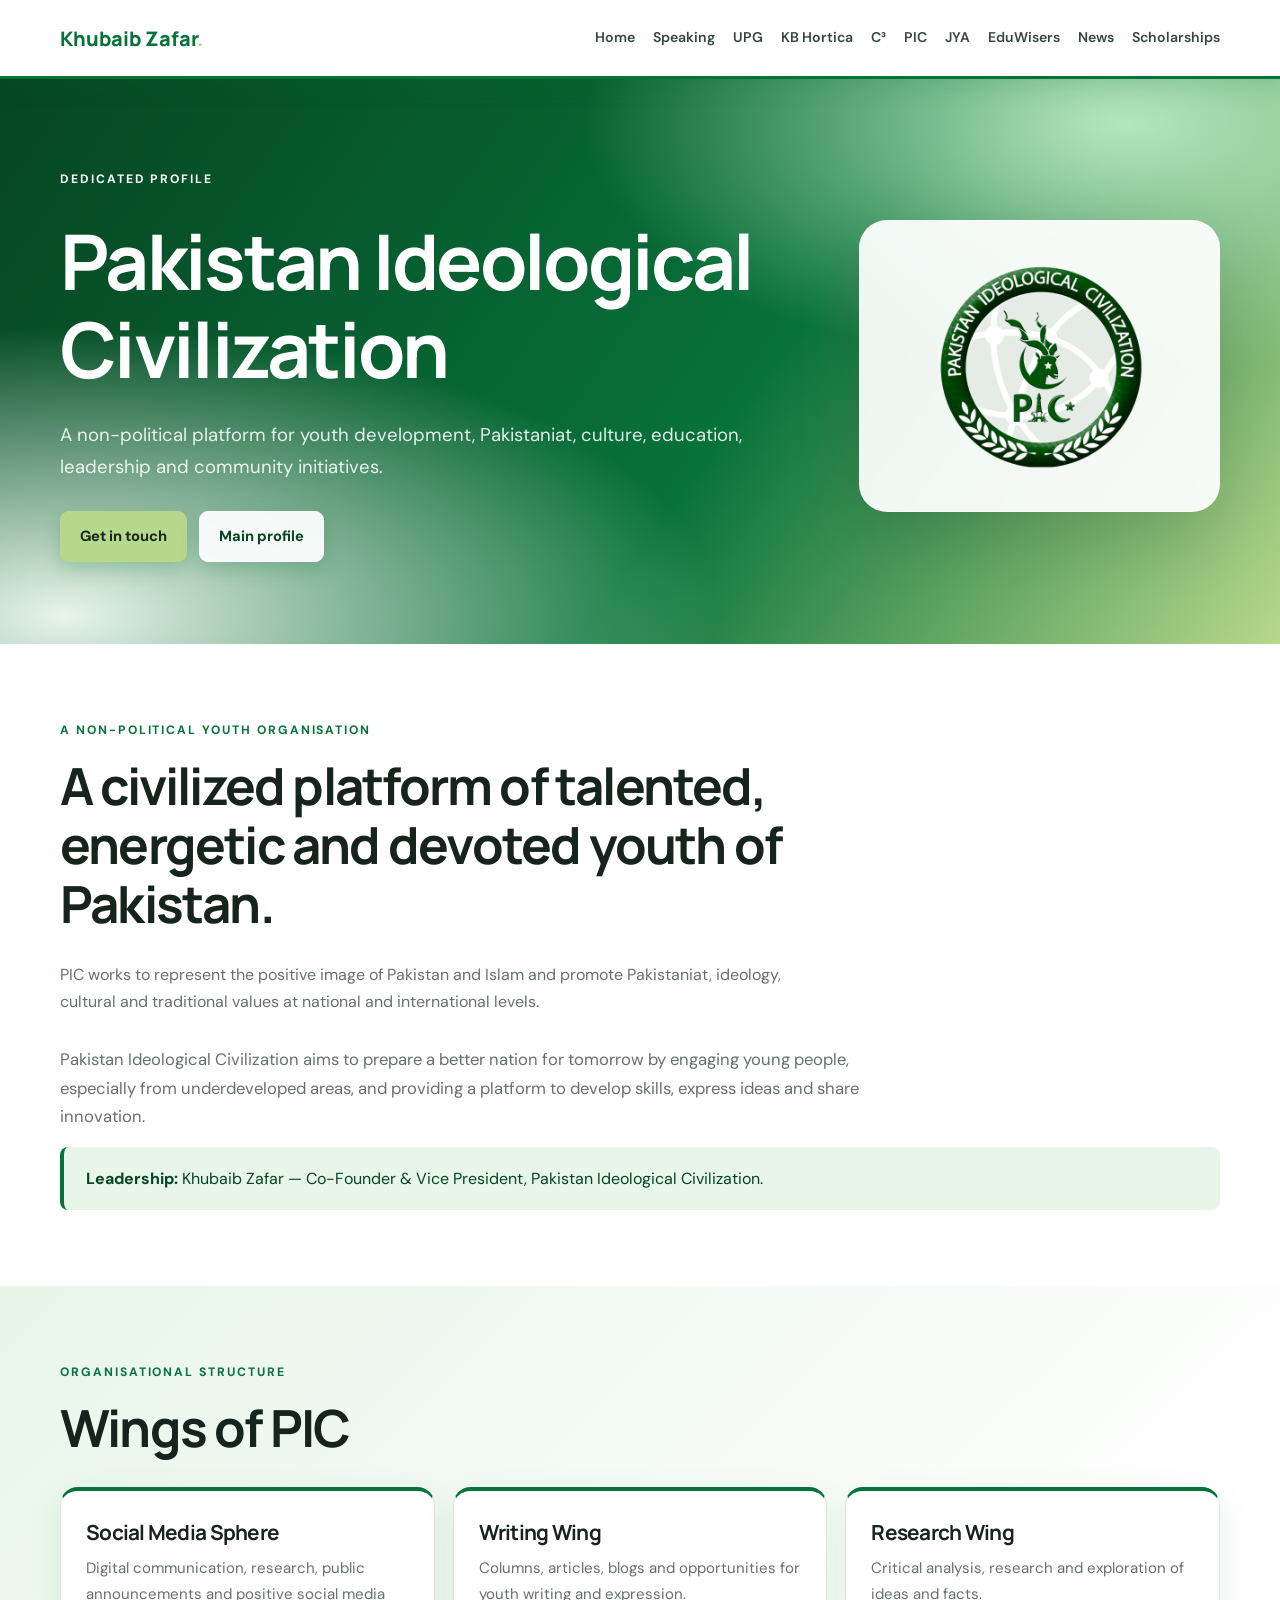
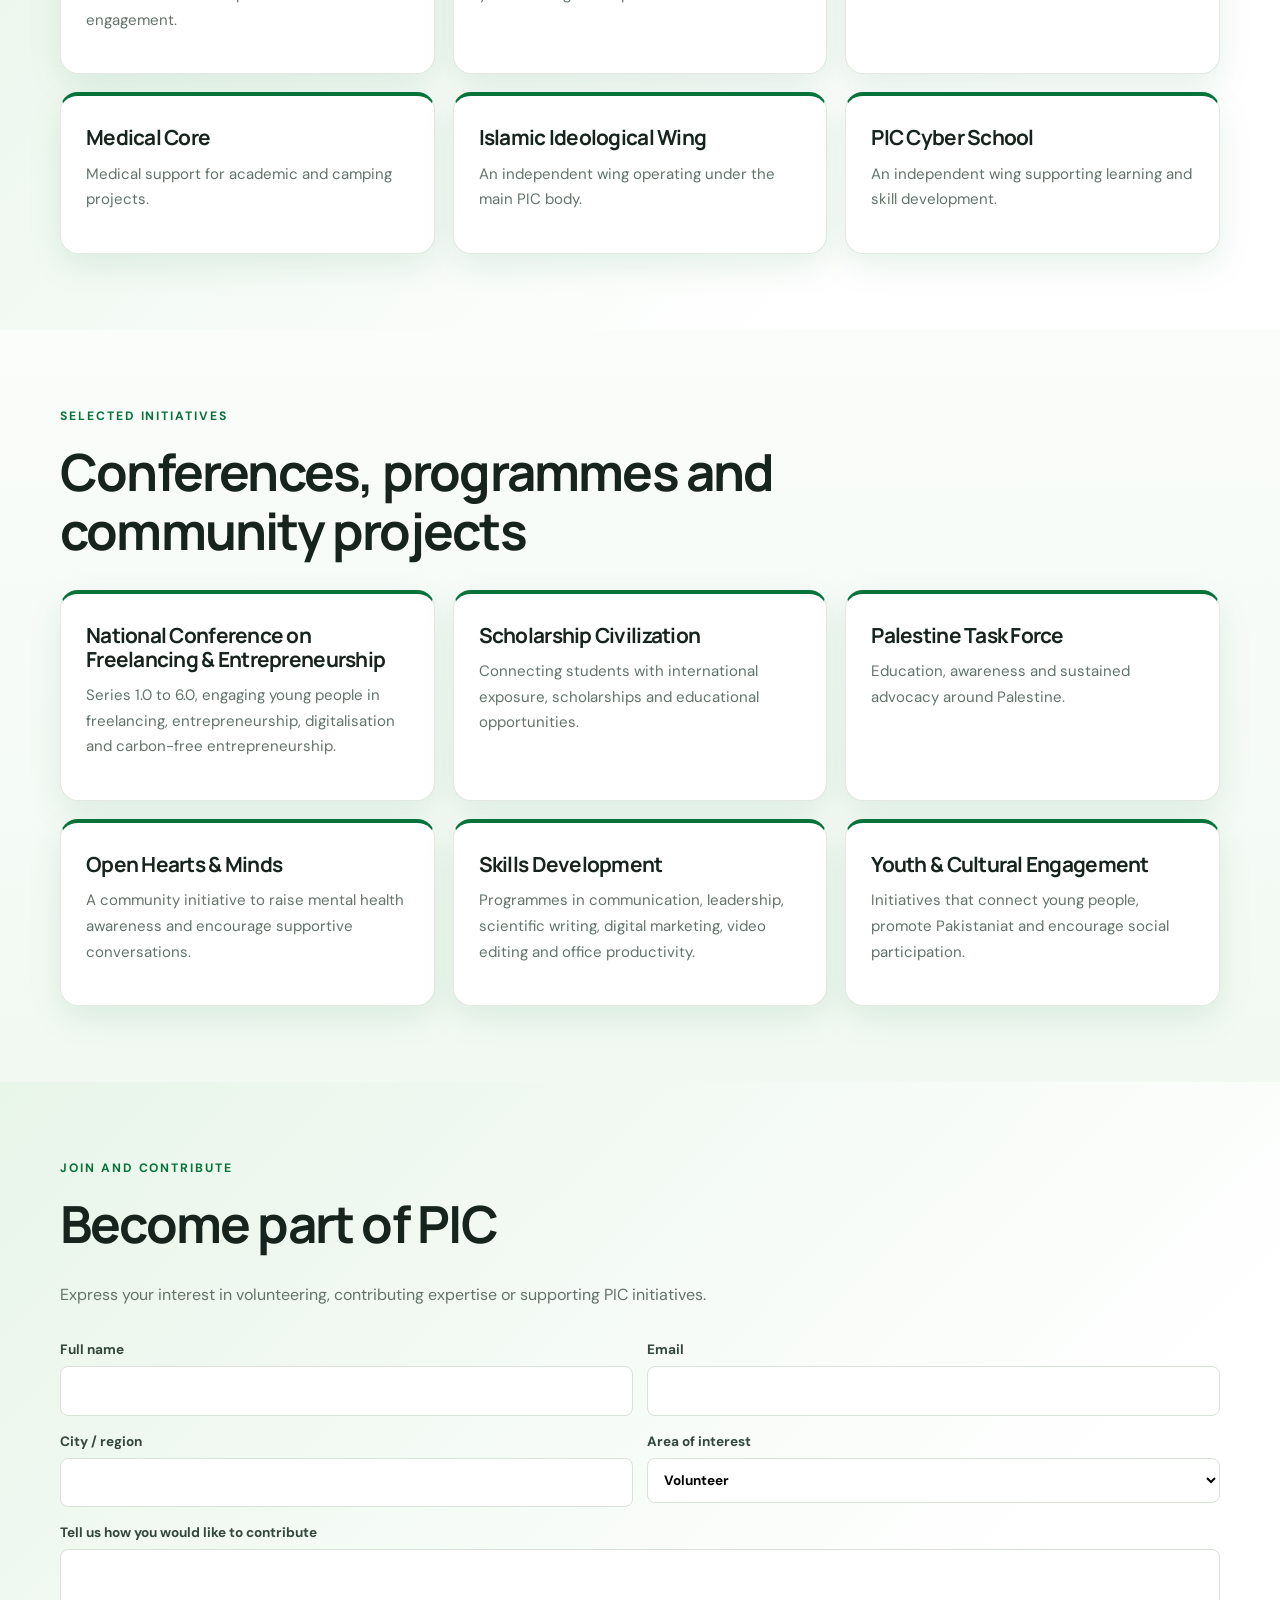
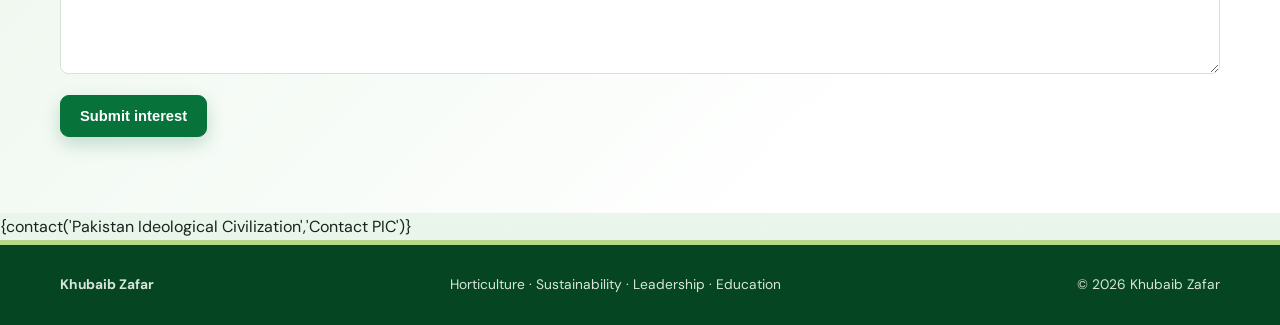
<file: pic.html>
<!doctype html><html lang="en"><head><meta charset="utf-8"><meta name="viewport" content="width=device-width,initial-scale=1"><meta name="description" content="A non-political platform for youth development, Pakistaniat, culture, education, leadership and community initiatives."><meta name="theme-color" content="#145b3a"><title>Pakistan Ideological Civilization | Khubaib Zafar</title><link rel="stylesheet" href="assets/style.css"></head><body class="theme-pic"><nav class="nav"><div class="wrap navin"><a class="brand" href="index.html">Khubaib Zafar<span>.</span></a><button class="navbtn" onclick="document.querySelector('.navlinks').classList.toggle('open')">Menu</button><div class="navlinks"><a href="index.html">Home</a><a href="speaking.html">Speaking</a><a href="upg.html">UPG</a><a href="kb-hortica.html">KB Hortica</a><a href="climate-change-combat.html">C³</a><a href="pic.html">PIC</a><a href="jhang-youth-alliance.html">JYA</a><a href="the-eduwisers.html">EduWisers</a><a href="news.html">News</a><a href="scholarships.html">Scholarships</a></div></div></nav><header class="hero"><div class="wrap hero-grid"><div><div class="eyebrow">Dedicated profile</div><h1>Pakistan Ideological Civilization</h1><p>A non-political platform for youth development, Pakistaniat, culture, education, leadership and community initiatives.</p><div class="actions"><a class="btn" href="#contact">Get in touch</a><a class="btn alt" href="index.html">Main profile</a></div></div><div class="hero-mark"><img class="hero-logo" src="assets/pic-logo.png" alt="Pakistan Ideological Civilization logo"></div></div></header><section><div class="wrap"><div class="sectionhead"><div class="eyebrow">A non-political youth organisation</div><h2>A civilized platform of talented, energetic and devoted youth of Pakistan.</h2><p>PIC works to represent the positive image of Pakistan and Islam and promote Pakistaniat, ideology, cultural and traditional values at national and international levels.</p></div><div class="prose"><p>Pakistan Ideological Civilization aims to prepare a better nation for tomorrow by engaging young people, especially from underdeveloped areas, and providing a platform to develop skills, express ideas and share innovation.</p></div><div class="notice"><b>Leadership:</b> Khubaib Zafar — Co-Founder & Vice President, Pakistan Ideological Civilization.</div></div></section>
<section class="soft"><div class="wrap"><div class="sectionhead"><div class="eyebrow">Organisational structure</div><h2>Wings of PIC</h2></div><div class="grid three"><article class="card"><h3>Social Media Sphere</h3><p>Digital communication, research, public announcements and positive social media engagement.</p></article><article class="card"><h3>Writing Wing</h3><p>Columns, articles, blogs and opportunities for youth writing and expression.</p></article><article class="card"><h3>Research Wing</h3><p>Critical analysis, research and exploration of ideas and facts.</p></article><article class="card"><h3>Medical Core</h3><p>Medical support for academic and camping projects.</p></article><article class="card"><h3>Islamic Ideological Wing</h3><p>An independent wing operating under the main PIC body.</p></article><article class="card"><h3>PIC Cyber School</h3><p>An independent wing supporting learning and skill development.</p></article></div></div></section>
<section><div class="wrap"><div class="sectionhead"><div class="eyebrow">Selected initiatives</div><h2>Conferences, programmes and community projects</h2></div><div class="grid"><article class="card"><h3>National Conference on Freelancing & Entrepreneurship</h3><p>Series 1.0 to 6.0, engaging young people in freelancing, entrepreneurship, digitalisation and carbon-free entrepreneurship.</p></article><article class="card"><h3>Scholarship Civilization</h3><p>Connecting students with international exposure, scholarships and educational opportunities.</p></article><article class="card"><h3>Palestine Task Force</h3><p>Education, awareness and sustained advocacy around Palestine.</p></article><article class="card"><h3>Open Hearts & Minds</h3><p>A community initiative to raise mental health awareness and encourage supportive conversations.</p></article><article class="card"><h3>Skills Development</h3><p>Programmes in communication, leadership, scientific writing, digital marketing, video editing and office productivity.</p></article><article class="card"><h3>Youth & Cultural Engagement</h3><p>Initiatives that connect young people, promote Pakistaniat and encourage social participation.</p></article></div></div></section>
<section class="soft"><div class="wrap"><div class="sectionhead"><div class="eyebrow">Join and contribute</div><h2>Become part of PIC</h2><p>Express your interest in volunteering, contributing expertise or supporting PIC initiatives.</p></div><form class="form" name="pic-volunteer" method="POST" data-netlify="true"><input type="hidden" name="form-name" value="pic-volunteer"><label>Full name<input name="name" required></label><label>Email<input type="email" name="email" required></label><label>City / region<input name="location"></label><label>Area of interest<select name="interest"><option>Volunteer</option><option>Writing Wing</option><option>Research Wing</option><option>Social Media Sphere</option><option>Skills and training</option><option>Event support</option><option>Other contribution</option></select></label><label class="full">Tell us how you would like to contribute<textarea name="message"></textarea></label><div class="full"><button class="btn">Submit interest</button></div></form></div></section>{contact('Pakistan Ideological Civilization','Contact PIC')}<footer class="footer"><div class="wrap foot"><strong>Khubaib Zafar</strong><span>Horticulture · Sustainability · Leadership · Education</span><span>© <span class="year"></span> Khubaib Zafar</span></div></footer><script>document.querySelectorAll('.year').forEach(x=>x.textContent=new Date().getFullYear());document.querySelectorAll('.navlinks a').forEach(a=>a.addEventListener('click',()=>document.querySelector('.navlinks').classList.remove('open')));</script></body></html>
</file>
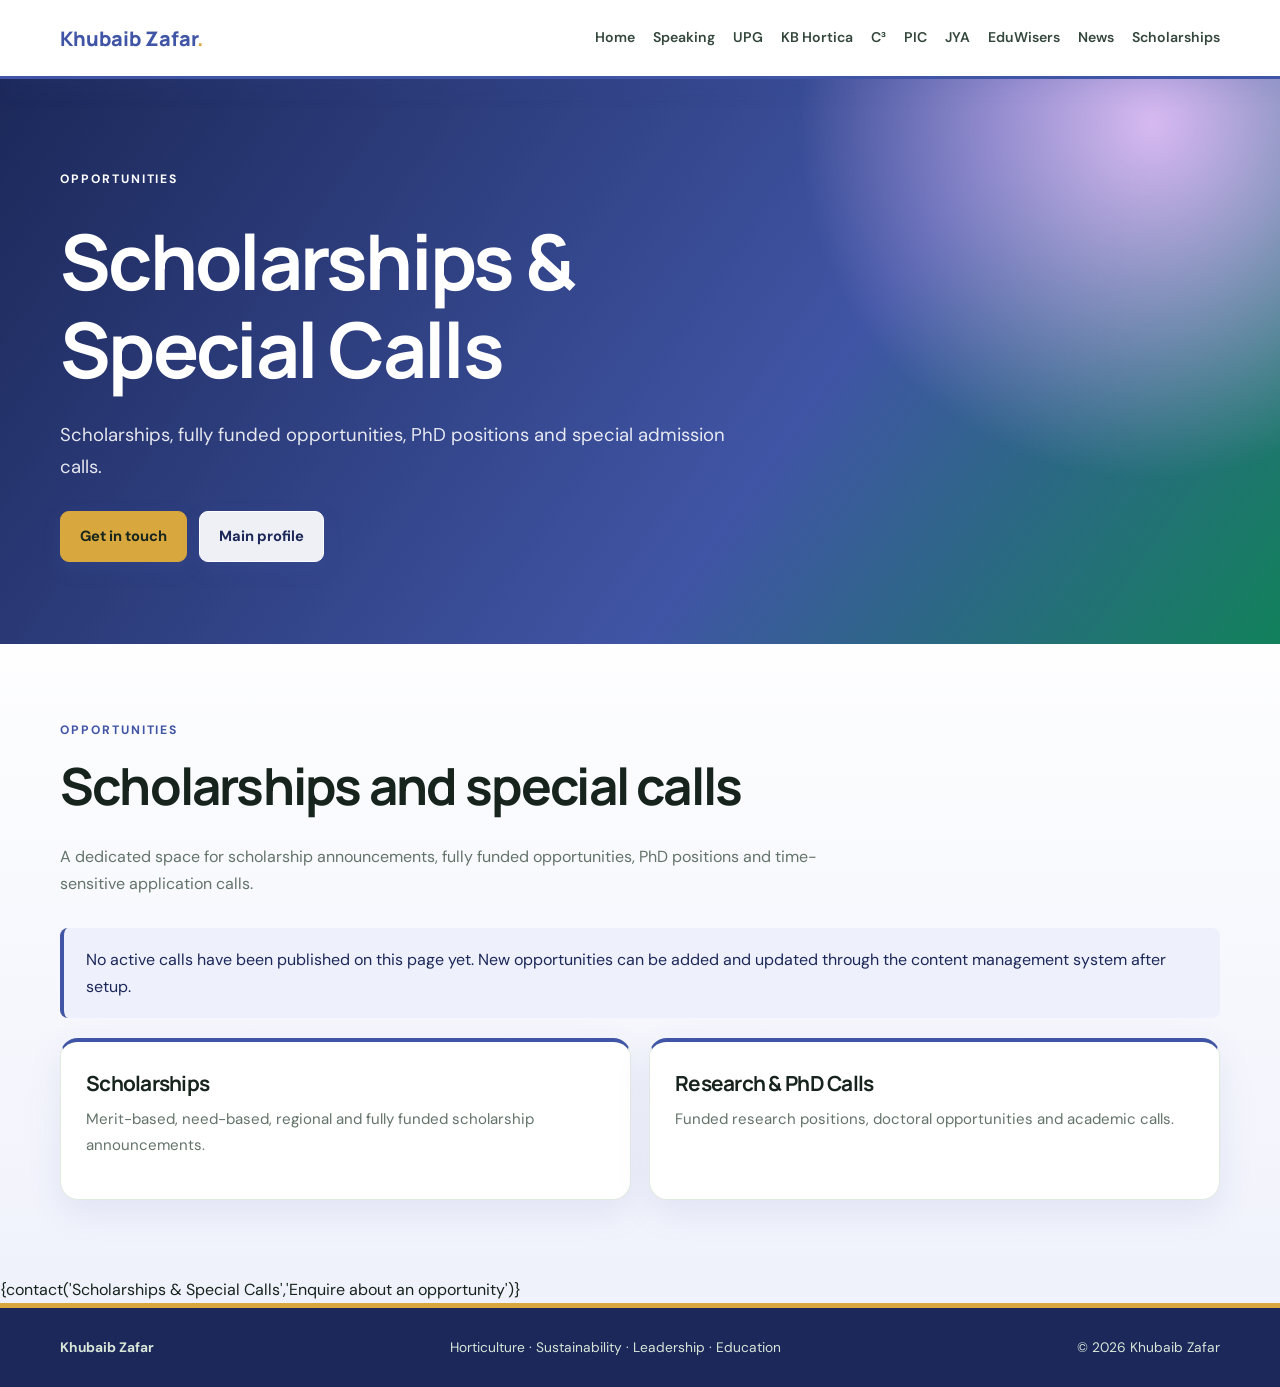
<file: scholarships.html>
<!doctype html><html lang="en"><head><meta charset="utf-8"><meta name="viewport" content="width=device-width,initial-scale=1"><meta name="description" content="Scholarships, fully funded opportunities, PhD positions and special admission calls."><meta name="theme-color" content="#145b3a"><title>Scholarships & Special Calls | Khubaib Zafar</title><link rel="stylesheet" href="assets/style.css"></head><body class="theme-scholarships"><nav class="nav"><div class="wrap navin"><a class="brand" href="index.html">Khubaib Zafar<span>.</span></a><button class="navbtn" onclick="document.querySelector('.navlinks').classList.toggle('open')">Menu</button><div class="navlinks"><a href="index.html">Home</a><a href="speaking.html">Speaking</a><a href="upg.html">UPG</a><a href="kb-hortica.html">KB Hortica</a><a href="climate-change-combat.html">C³</a><a href="pic.html">PIC</a><a href="jhang-youth-alliance.html">JYA</a><a href="the-eduwisers.html">EduWisers</a><a href="news.html">News</a><a href="scholarships.html">Scholarships</a></div></div></nav><header class="hero"><div class="wrap hero-grid"><div><div class="eyebrow">Opportunities</div><h1>Scholarships & Special Calls</h1><p>Scholarships, fully funded opportunities, PhD positions and special admission calls.</p><div class="actions"><a class="btn" href="#contact">Get in touch</a><a class="btn alt" href="index.html">Main profile</a></div></div></div></header><section><div class="wrap"><div class="sectionhead"><div class="eyebrow">Opportunities</div><h2>Scholarships and special calls</h2><p>A dedicated space for scholarship announcements, fully funded opportunities, PhD positions and time-sensitive application calls.</p></div><div class="notice">No active calls have been published on this page yet. New opportunities can be added and updated through the content management system after setup.</div><div class="grid two" style="margin-top:20px"><article class="card"><h3>Scholarships</h3><p>Merit-based, need-based, regional and fully funded scholarship announcements.</p></article><article class="card"><h3>Research & PhD Calls</h3><p>Funded research positions, doctoral opportunities and academic calls.</p></article></div></div></section>{contact('Scholarships & Special Calls','Enquire about an opportunity')}<footer class="footer"><div class="wrap foot"><strong>Khubaib Zafar</strong><span>Horticulture · Sustainability · Leadership · Education</span><span>© <span class="year"></span> Khubaib Zafar</span></div></footer><script>document.querySelectorAll('.year').forEach(x=>x.textContent=new Date().getFullYear());document.querySelectorAll('.navlinks a').forEach(a=>a.addEventListener('click',()=>document.querySelector('.navlinks').classList.remove('open')));</script></body></html>
</file>
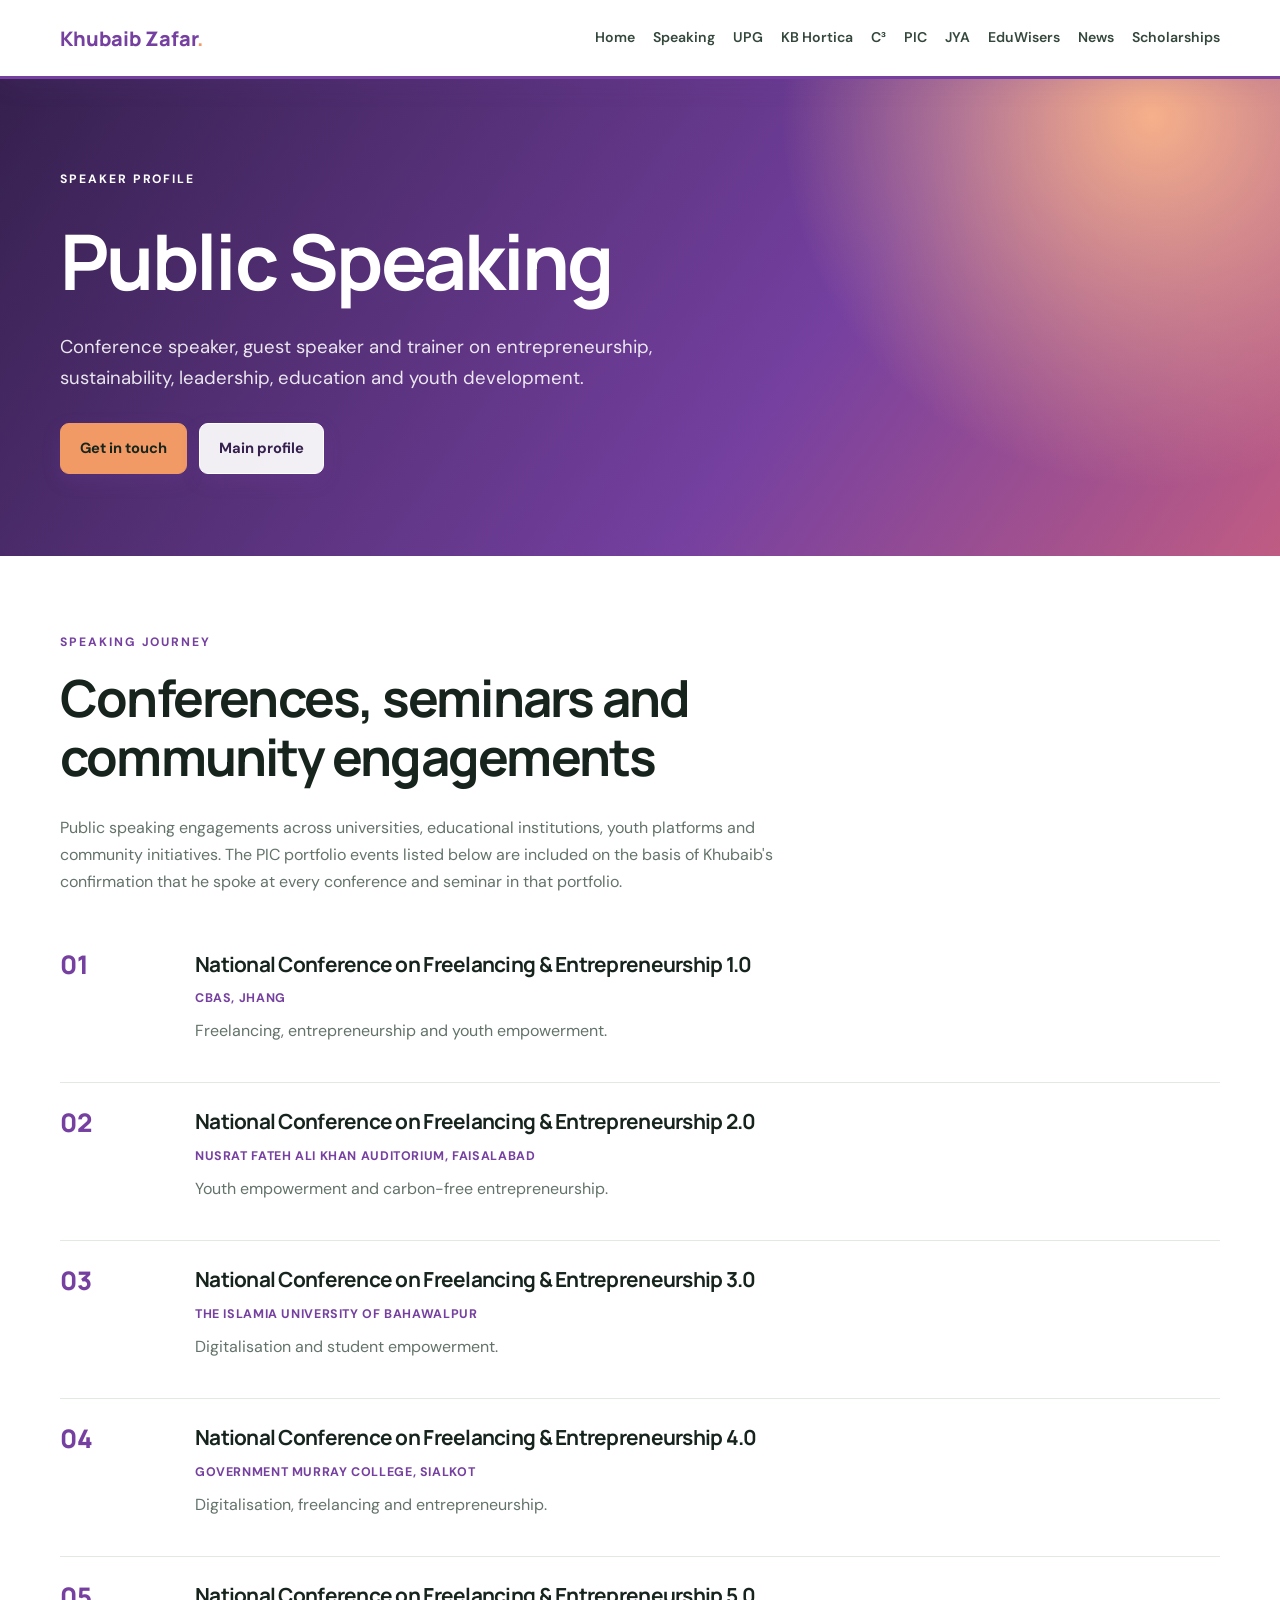
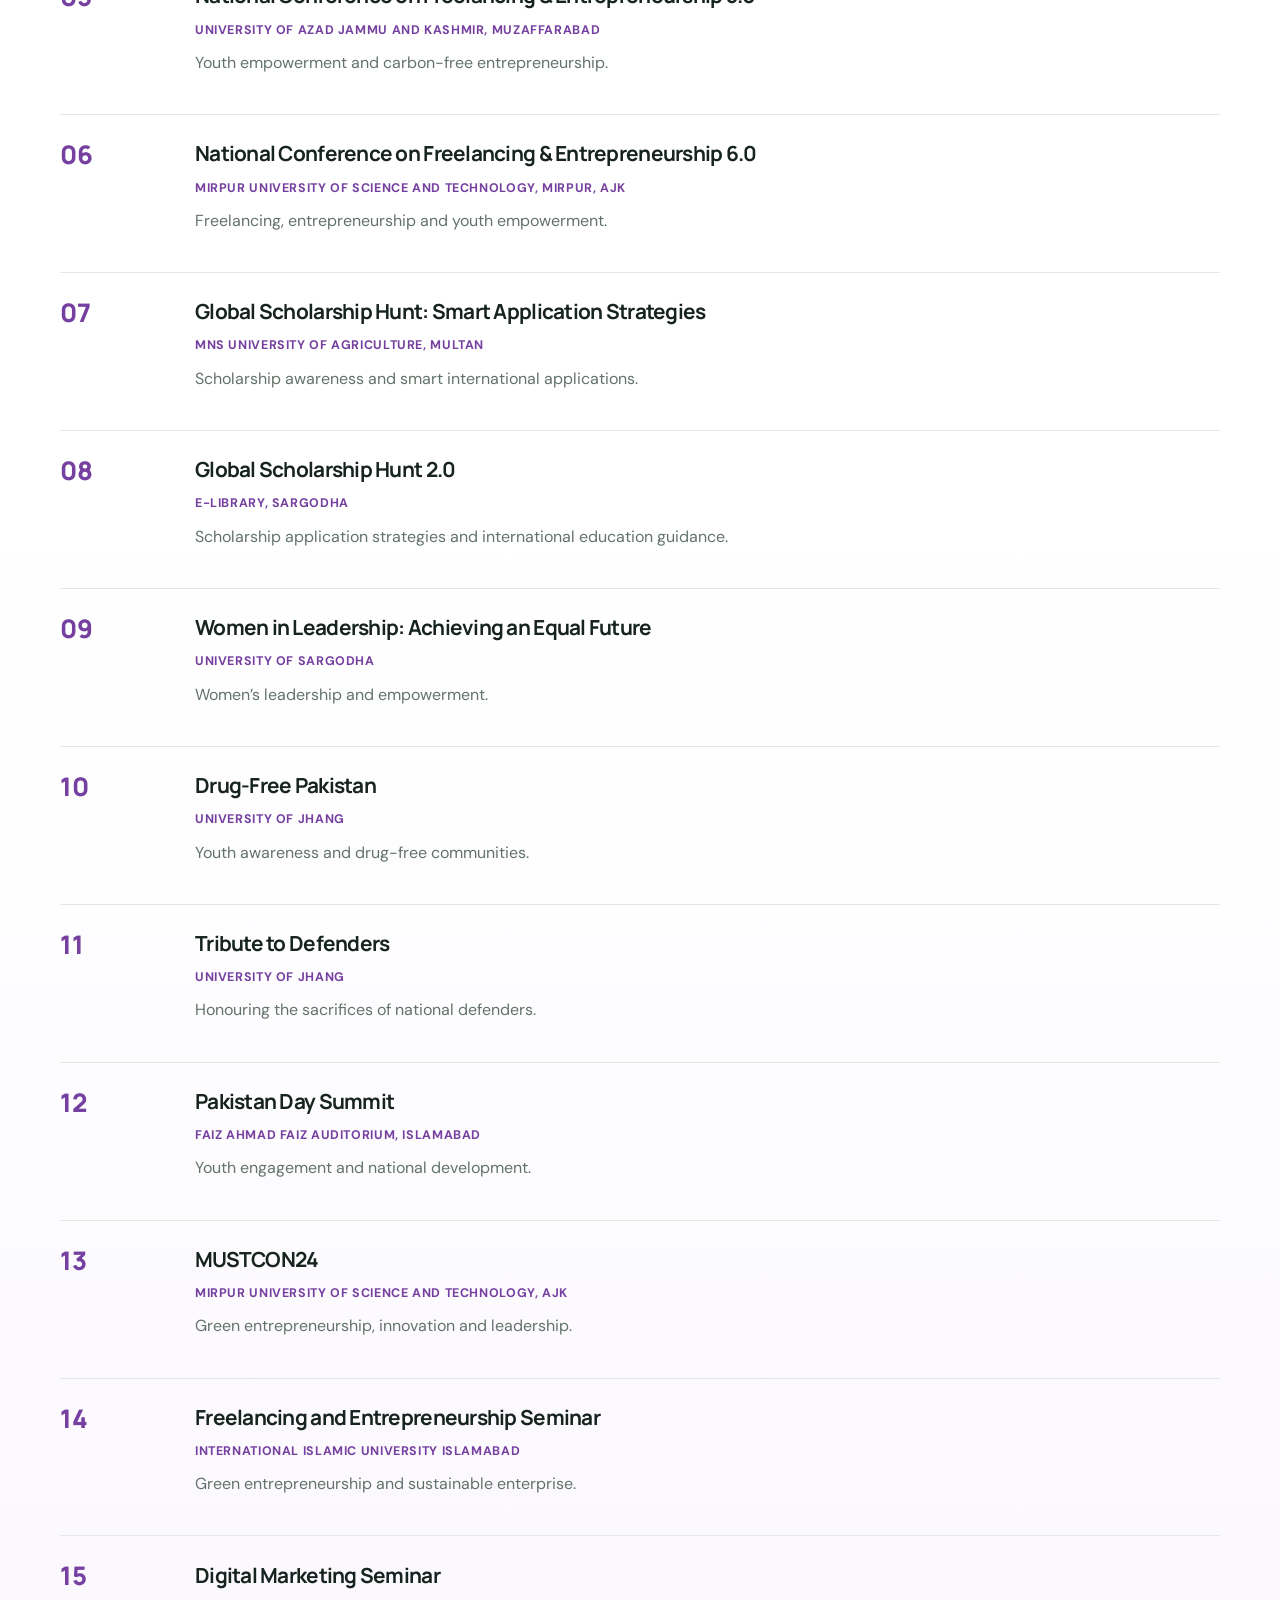
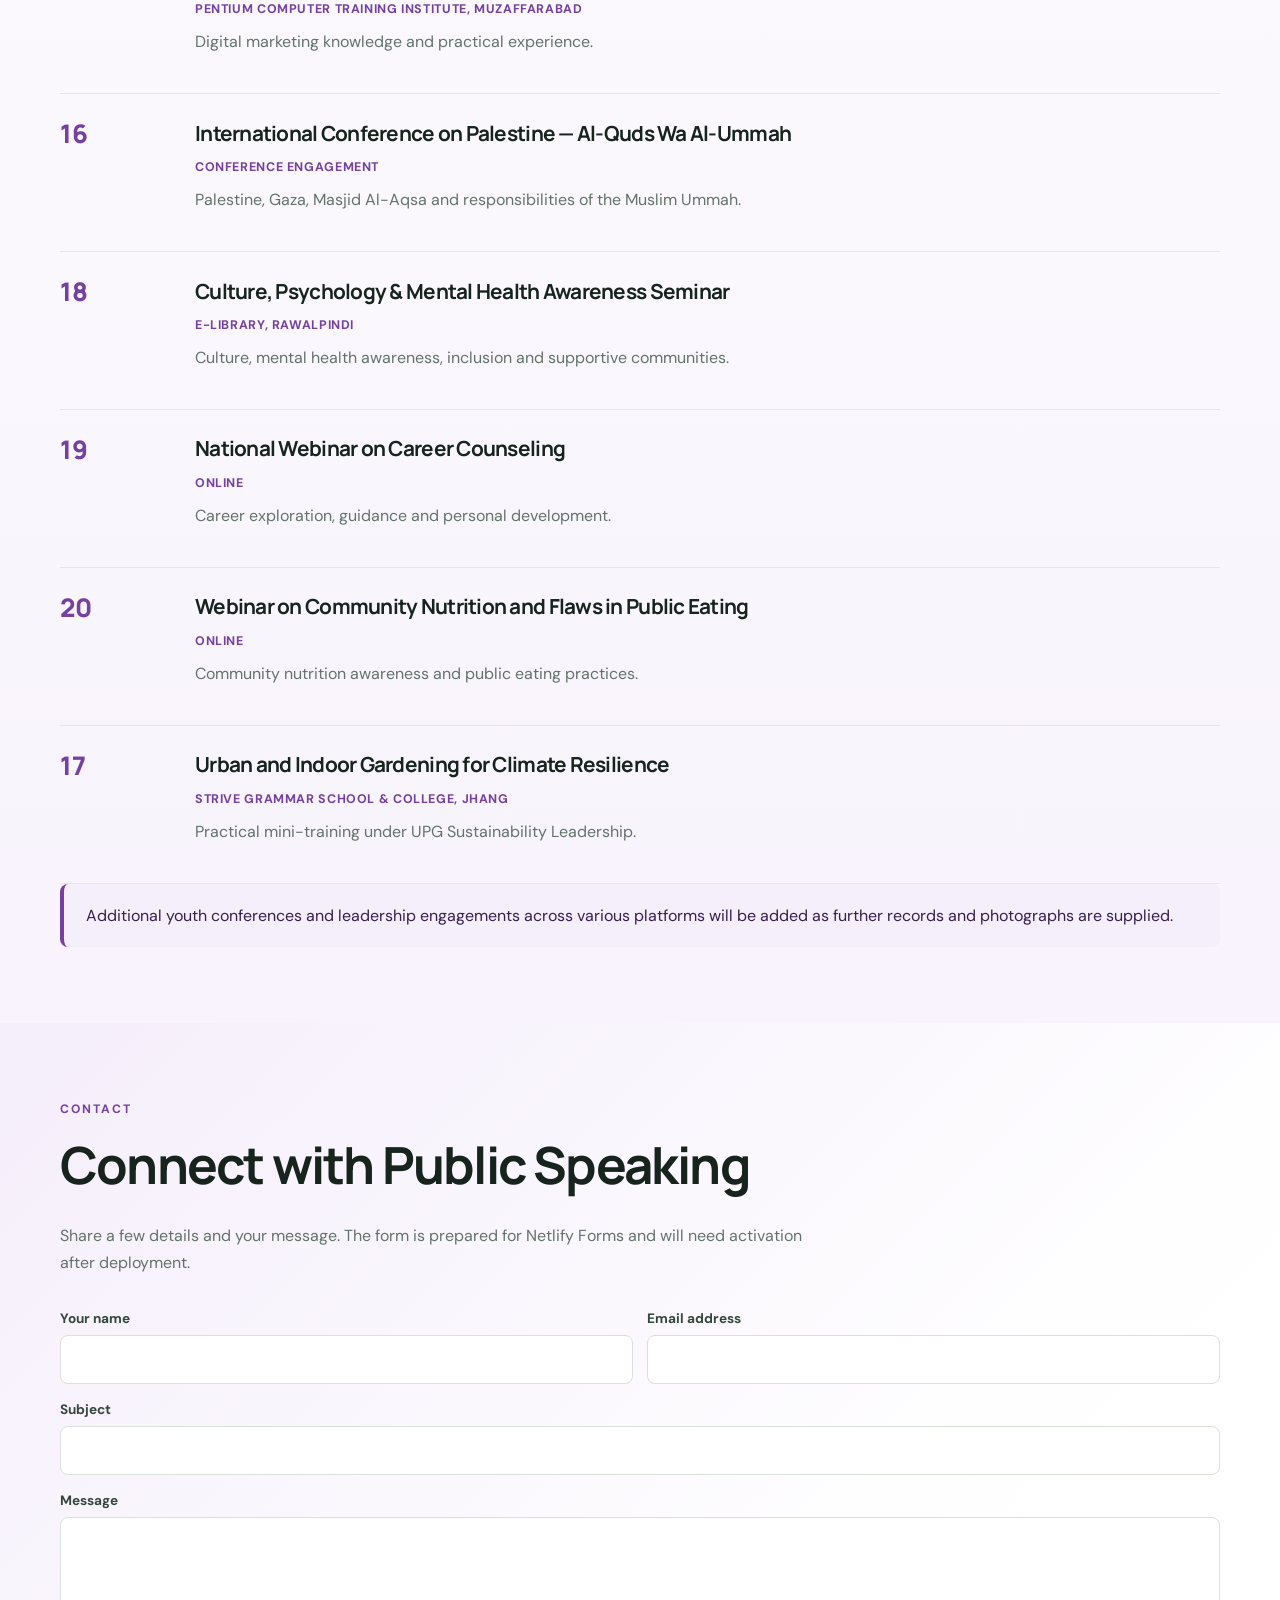
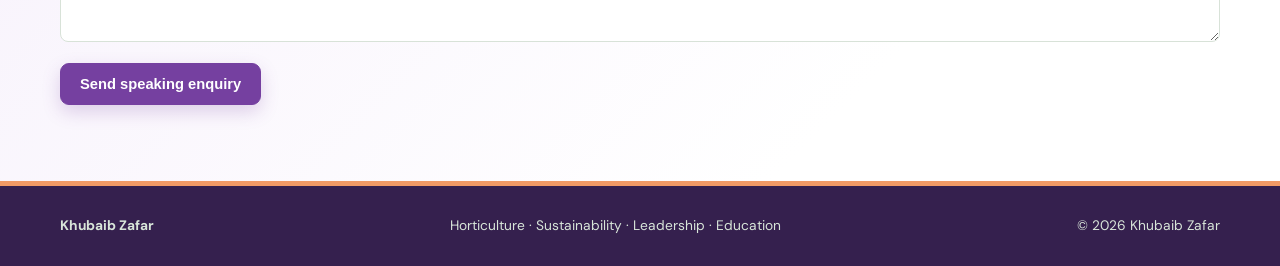
<file: speaking.html>
<!doctype html><html lang="en"><head><meta charset="utf-8"><meta name="viewport" content="width=device-width,initial-scale=1"><meta name="description" content="Conference speaker, guest speaker and trainer on entrepreneurship, sustainability, leadership, education and youth development."><meta name="theme-color" content="#145b3a"><title>Public Speaking | Khubaib Zafar</title><link rel="stylesheet" href="assets/style.css"></head><body class="theme-speaking"><nav class="nav"><div class="wrap navin"><a class="brand" href="index.html">Khubaib Zafar<span>.</span></a><button class="navbtn" onclick="document.querySelector('.navlinks').classList.toggle('open')">Menu</button><div class="navlinks"><a href="index.html">Home</a><a href="speaking.html">Speaking</a><a href="upg.html">UPG</a><a href="kb-hortica.html">KB Hortica</a><a href="climate-change-combat.html">C³</a><a href="pic.html">PIC</a><a href="jhang-youth-alliance.html">JYA</a><a href="the-eduwisers.html">EduWisers</a><a href="news.html">News</a><a href="scholarships.html">Scholarships</a></div></div></nav><header class="hero"><div class="wrap hero-grid"><div><div class="eyebrow">Speaker profile</div><h1>Public Speaking</h1><p>Conference speaker, guest speaker and trainer on entrepreneurship, sustainability, leadership, education and youth development.</p><div class="actions"><a class="btn" href="#contact">Get in touch</a><a class="btn alt" href="index.html">Main profile</a></div></div></div></header><section><div class="wrap"><div class="sectionhead"><div class="eyebrow">Speaking journey</div><h2>Conferences, seminars and community engagements</h2><p>Public speaking engagements across universities, educational institutions, youth platforms and community initiatives. The PIC portfolio events listed below are included on the basis of Khubaib's confirmation that he spoke at every conference and seminar in that portfolio.</p></div><div class="event"><div class="num">01</div><div><h3>National Conference on Freelancing & Entrepreneurship 1.0</h3><div class="small">CBAS, Jhang</div><p>Freelancing, entrepreneurship and youth empowerment.</p></div></div><div class="event"><div class="num">02</div><div><h3>National Conference on Freelancing & Entrepreneurship 2.0</h3><div class="small">Nusrat Fateh Ali Khan Auditorium, Faisalabad</div><p>Youth empowerment and carbon-free entrepreneurship.</p></div></div><div class="event"><div class="num">03</div><div><h3>National Conference on Freelancing & Entrepreneurship 3.0</h3><div class="small">The Islamia University of Bahawalpur</div><p>Digitalisation and student empowerment.</p></div></div><div class="event"><div class="num">04</div><div><h3>National Conference on Freelancing & Entrepreneurship 4.0</h3><div class="small">Government Murray College, Sialkot</div><p>Digitalisation, freelancing and entrepreneurship.</p></div></div><div class="event"><div class="num">05</div><div><h3>National Conference on Freelancing & Entrepreneurship 5.0</h3><div class="small">University of Azad Jammu and Kashmir, Muzaffarabad</div><p>Youth empowerment and carbon-free entrepreneurship.</p></div></div><div class="event"><div class="num">06</div><div><h3>National Conference on Freelancing & Entrepreneurship 6.0</h3><div class="small">Mirpur University of Science and Technology, Mirpur, AJK</div><p>Freelancing, entrepreneurship and youth empowerment.</p></div></div><div class="event"><div class="num">07</div><div><h3>Global Scholarship Hunt: Smart Application Strategies</h3><div class="small">MNS University of Agriculture, Multan</div><p>Scholarship awareness and smart international applications.</p></div></div><div class="event"><div class="num">08</div><div><h3>Global Scholarship Hunt 2.0</h3><div class="small">E-Library, Sargodha</div><p>Scholarship application strategies and international education guidance.</p></div></div><div class="event"><div class="num">09</div><div><h3>Women in Leadership: Achieving an Equal Future</h3><div class="small">University of Sargodha</div><p>Women’s leadership and empowerment.</p></div></div><div class="event"><div class="num">10</div><div><h3>Drug-Free Pakistan</h3><div class="small">University of Jhang</div><p>Youth awareness and drug-free communities.</p></div></div><div class="event"><div class="num">11</div><div><h3>Tribute to Defenders</h3><div class="small">University of Jhang</div><p>Honouring the sacrifices of national defenders.</p></div></div><div class="event"><div class="num">12</div><div><h3>Pakistan Day Summit</h3><div class="small">Faiz Ahmad Faiz Auditorium, Islamabad</div><p>Youth engagement and national development.</p></div></div><div class="event"><div class="num">13</div><div><h3>MUSTCON24</h3><div class="small">Mirpur University of Science and Technology, AJK</div><p>Green entrepreneurship, innovation and leadership.</p></div></div><div class="event"><div class="num">14</div><div><h3>Freelancing and Entrepreneurship Seminar</h3><div class="small">International Islamic University Islamabad</div><p>Green entrepreneurship and sustainable enterprise.</p></div></div><div class="event"><div class="num">15</div><div><h3>Digital Marketing Seminar</h3><div class="small">Pentium Computer Training Institute, Muzaffarabad</div><p>Digital marketing knowledge and practical experience.</p></div></div><div class="event"><div class="num">16</div><div><h3>International Conference on Palestine — Al-Quds Wa Al-Ummah</h3><div class="small">Conference engagement</div><p>Palestine, Gaza, Masjid Al-Aqsa and responsibilities of the Muslim Ummah.</p></div></div><div class="event"><div class="num">18</div><div><h3>Culture, Psychology & Mental Health Awareness Seminar</h3><div class="small">E-Library, Rawalpindi</div><p>Culture, mental health awareness, inclusion and supportive communities.</p></div></div><div class="event"><div class="num">19</div><div><h3>National Webinar on Career Counseling</h3><div class="small">Online</div><p>Career exploration, guidance and personal development.</p></div></div><div class="event"><div class="num">20</div><div><h3>Webinar on Community Nutrition and Flaws in Public Eating</h3><div class="small">Online</div><p>Community nutrition awareness and public eating practices.</p></div></div><div class="event"><div class="num">17</div><div><h3>Urban and Indoor Gardening for Climate Resilience</h3><div class="small">Strive Grammar School & College, Jhang</div><p>Practical mini-training under UPG Sustainability Leadership.</p></div></div><div class="notice">Additional youth conferences and leadership engagements across various platforms will be added as further records and photographs are supplied.</div></div></section><section class="soft" id="contact"><div class="wrap"><div class="sectionhead"><div class="eyebrow">Contact</div><h2>Connect with Public Speaking</h2><p>Share a few details and your message. The form is prepared for Netlify Forms and will need activation after deployment.</p></div><form class="form" name="public-speaking" method="POST" data-netlify="true"><input type="hidden" name="form-name" value="public-speaking"><label>Your name<input name="name" required></label><label>Email address<input type="email" name="email" required></label><label class="full">Subject<input name="subject"></label><label class="full">Message<textarea name="message" required></textarea></label><div class="full"><button class="btn" type="submit">Send speaking enquiry</button></div></form></div></section><footer class="footer"><div class="wrap foot"><strong>Khubaib Zafar</strong><span>Horticulture · Sustainability · Leadership · Education</span><span>© <span class="year"></span> Khubaib Zafar</span></div></footer><script>document.querySelectorAll('.year').forEach(x=>x.textContent=new Date().getFullYear());document.querySelectorAll('.navlinks a').forEach(a=>a.addEventListener('click',()=>document.querySelector('.navlinks').classList.remove('open')));</script></body></html>
</file>
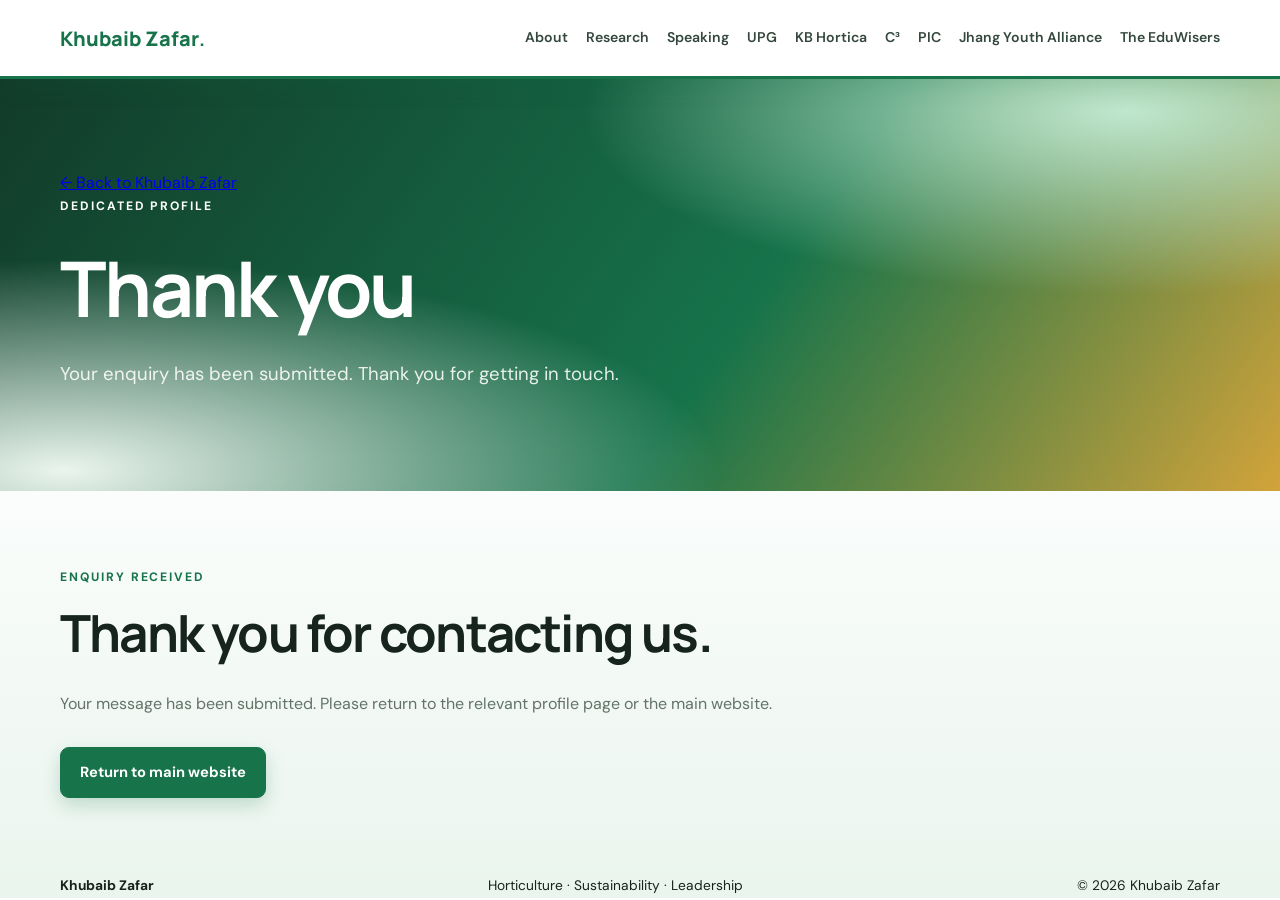
<file: thank-you.html>
<!doctype html><html lang="en"><head><meta charset="utf-8"><meta name="viewport" content="width=device-width,initial-scale=1"><meta name="description" content="Thank you — Khubaib Zafar"><meta name="theme-color" content="#173b2e"><title>Thank you | Khubaib Zafar</title><link rel="stylesheet" href="assets/style.css"></head><body><nav class="nav"><div class="wrap navin"><a class="brand" href="index.html">Khubaib Zafar<b>.</b></a><button class="navbtn" onclick="document.querySelector('.navlinks').classList.toggle('open')" aria-label="Open menu">Menu</button><div class="navlinks"><a href="index.html#about">About</a><a href="index.html#research">Research</a><a href="speaking.html">Speaking</a><a href="upg.html">UPG</a><a href="kb-hortica.html">KB Hortica</a><a href="climate-change-combat.html">C³</a><a href="pic.html">PIC</a><a href="jhang-youth-alliance.html">Jhang Youth Alliance</a><a href="the-eduwisers.html">The EduWisers</a></div></div></nav><header class="hero"><div class="wrap"><a class="back" href="index.html">← Back to Khubaib Zafar</a><div class="eyebrow">Dedicated profile</div><h1>Thank you</h1><p>Your enquiry has been submitted. Thank you for getting in touch.</p></div></header>
<section><div class="wrap"><div class="sectionhead"><div class="eyebrow">Enquiry received</div><h2>Thank you for contacting us.</h2><p>Your message has been submitted. Please return to the relevant profile page or the main website.</p></div><a class="btn green" href="index.html">Return to main website</a></div></section>
<footer><div class="wrap foot"><strong>Khubaib Zafar</strong><span>Horticulture · Sustainability · Leadership</span><span>© <span id="year"></span> Khubaib Zafar</span></div></footer><script>document.getElementById('year').textContent=new Date().getFullYear();document.querySelectorAll('.navlinks a').forEach(a=>a.addEventListener('click',()=>document.querySelector('.navlinks').classList.remove('open')));</script></body></html>
</file>
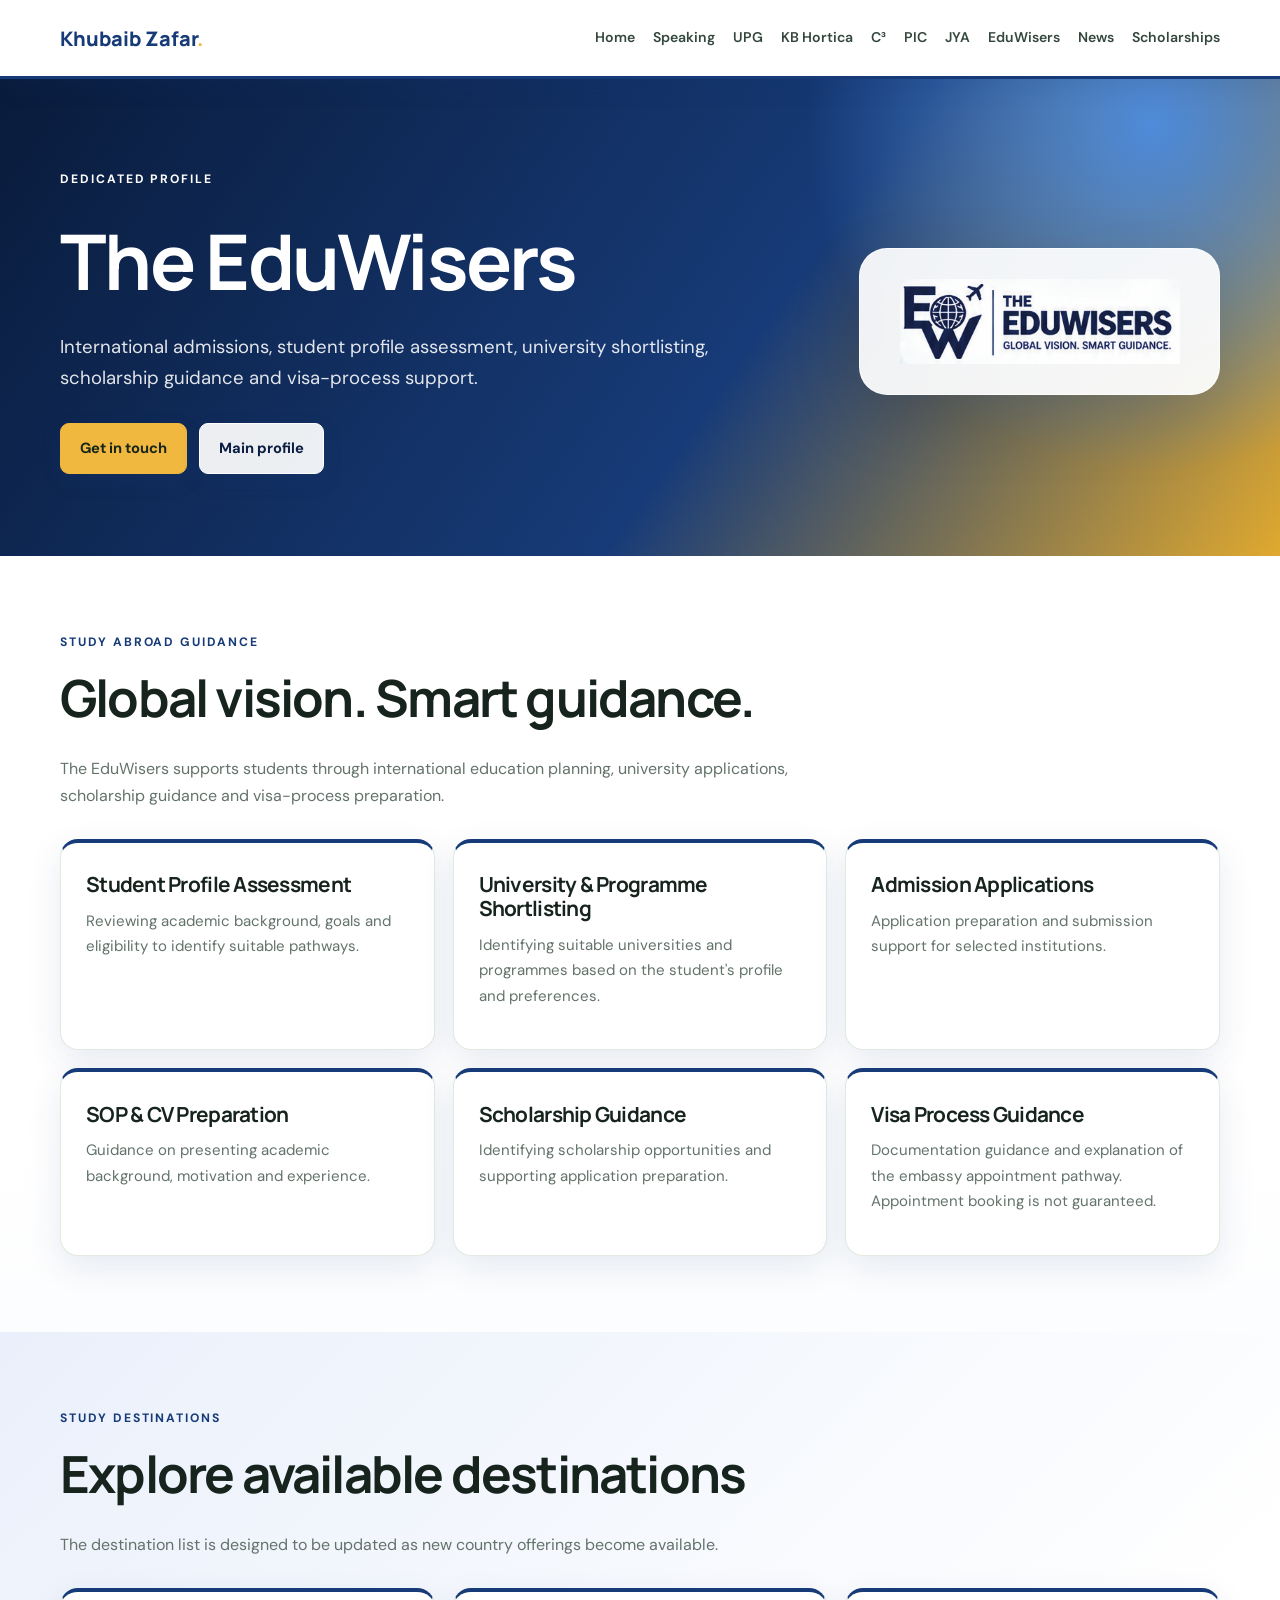
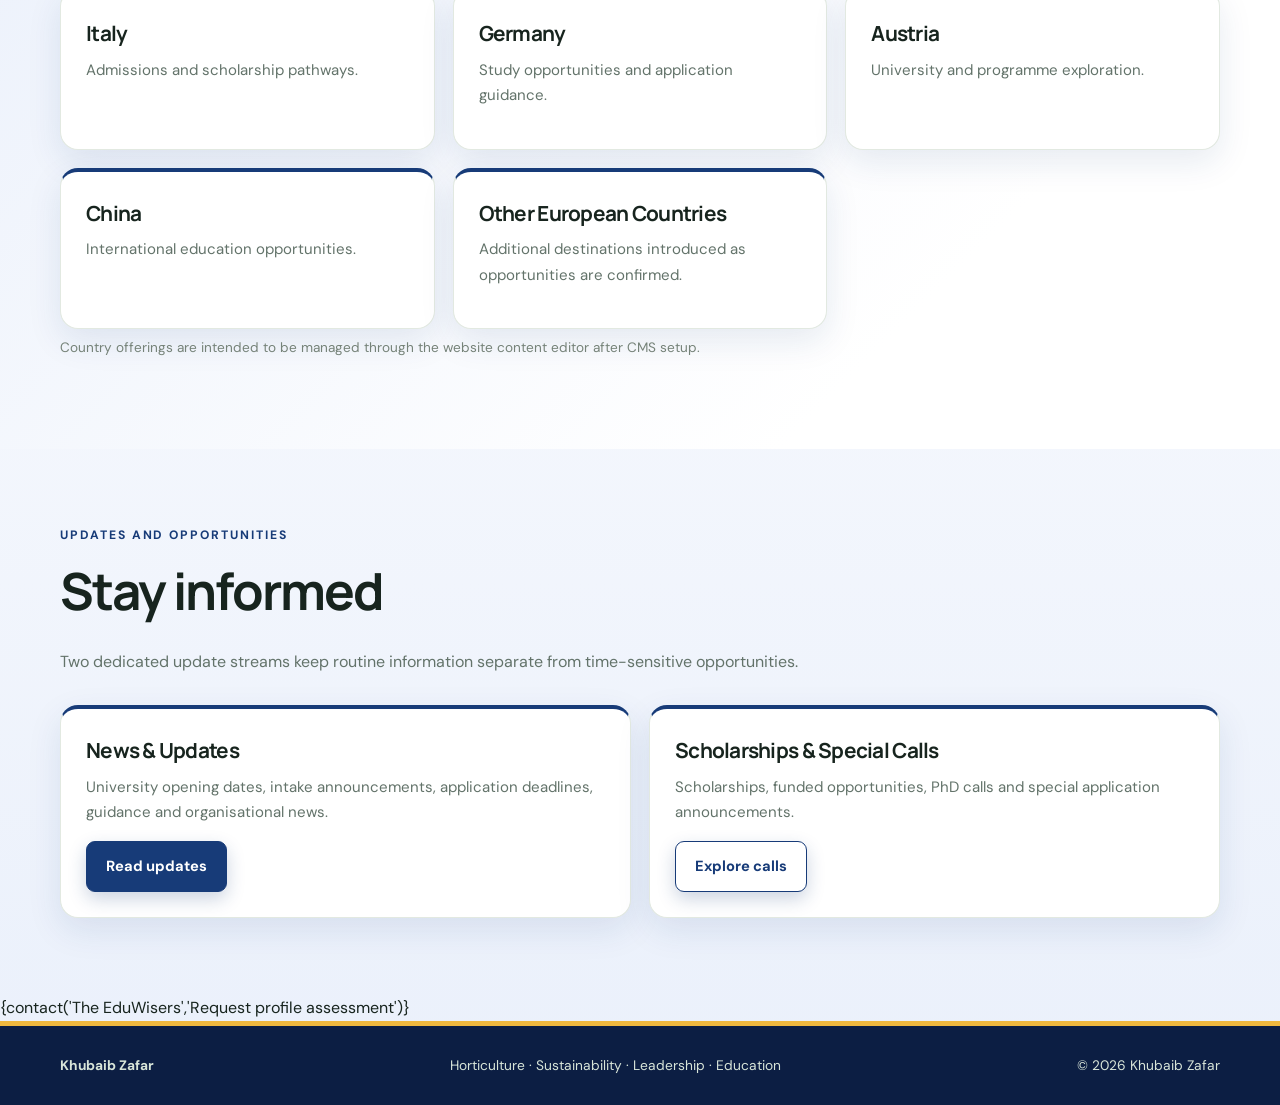
<file: the-eduwisers.html>
<!doctype html><html lang="en"><head><meta charset="utf-8"><meta name="viewport" content="width=device-width,initial-scale=1"><meta name="description" content="International admissions, student profile assessment, university shortlisting, scholarship guidance and visa-process support."><meta name="theme-color" content="#145b3a"><title>The EduWisers | Khubaib Zafar</title><link rel="stylesheet" href="assets/style.css"></head><body class="theme-eduwisers"><nav class="nav"><div class="wrap navin"><a class="brand" href="index.html">Khubaib Zafar<span>.</span></a><button class="navbtn" onclick="document.querySelector('.navlinks').classList.toggle('open')">Menu</button><div class="navlinks"><a href="index.html">Home</a><a href="speaking.html">Speaking</a><a href="upg.html">UPG</a><a href="kb-hortica.html">KB Hortica</a><a href="climate-change-combat.html">C³</a><a href="pic.html">PIC</a><a href="jhang-youth-alliance.html">JYA</a><a href="the-eduwisers.html">EduWisers</a><a href="news.html">News</a><a href="scholarships.html">Scholarships</a></div></div></nav><header class="hero"><div class="wrap hero-grid"><div><div class="eyebrow">Dedicated profile</div><h1>The EduWisers</h1><p>International admissions, student profile assessment, university shortlisting, scholarship guidance and visa-process support.</p><div class="actions"><a class="btn" href="#contact">Get in touch</a><a class="btn alt" href="index.html">Main profile</a></div></div><div class="hero-mark"><img class="hero-logo" src="assets/eduwisers-logo.png" alt="The EduWisers logo"></div></div></header><section><div class="wrap"><div class="sectionhead"><div class="eyebrow">Study abroad guidance</div><h2>Global vision. Smart guidance.</h2><p>The EduWisers supports students through international education planning, university applications, scholarship guidance and visa-process preparation.</p></div><div class="grid"><article class="card"><h3>Student Profile Assessment</h3><p>Reviewing academic background, goals and eligibility to identify suitable pathways.</p></article><article class="card"><h3>University & Programme Shortlisting</h3><p>Identifying suitable universities and programmes based on the student's profile and preferences.</p></article><article class="card"><h3>Admission Applications</h3><p>Application preparation and submission support for selected institutions.</p></article><article class="card"><h3>SOP & CV Preparation</h3><p>Guidance on presenting academic background, motivation and experience.</p></article><article class="card"><h3>Scholarship Guidance</h3><p>Identifying scholarship opportunities and supporting application preparation.</p></article><article class="card"><h3>Visa Process Guidance</h3><p>Documentation guidance and explanation of the embassy appointment pathway. Appointment booking is not guaranteed.</p></article></div></div></section>
<section class="soft"><div class="wrap"><div class="sectionhead"><div class="eyebrow">Study destinations</div><h2>Explore available destinations</h2><p>The destination list is designed to be updated as new country offerings become available.</p></div><div id="destinations" class="grid"><article class="card"><h3>Italy</h3><p>Admissions and scholarship pathways.</p></article><article class="card"><h3>Germany</h3><p>Study opportunities and application guidance.</p></article><article class="card"><h3>Austria</h3><p>University and programme exploration.</p></article><article class="card"><h3>China</h3><p>International education opportunities.</p></article><article class="card"><h3>Other European Countries</h3><p>Additional destinations introduced as opportunities are confirmed.</p></article></div><p class="admin-note">Country offerings are intended to be managed through the website content editor after CMS setup.</p></div></section>
<section><div class="wrap"><div class="sectionhead"><div class="eyebrow">Updates and opportunities</div><h2>Stay informed</h2><p>Two dedicated update streams keep routine information separate from time-sensitive opportunities.</p></div><div class="grid two"><article class="card"><h3>News & Updates</h3><p>University opening dates, intake announcements, application deadlines, guidance and organisational news.</p><a class="btn" href="news.html">Read updates</a></article><article class="card"><h3>Scholarships & Special Calls</h3><p>Scholarships, funded opportunities, PhD calls and special application announcements.</p><a class="btn alt" href="scholarships.html">Explore calls</a></article></div></div></section>{contact('The EduWisers','Request profile assessment')}<footer class="footer"><div class="wrap foot"><strong>Khubaib Zafar</strong><span>Horticulture · Sustainability · Leadership · Education</span><span>© <span class="year"></span> Khubaib Zafar</span></div></footer><script>document.querySelectorAll('.year').forEach(x=>x.textContent=new Date().getFullYear());document.querySelectorAll('.navlinks a').forEach(a=>a.addEventListener('click',()=>document.querySelector('.navlinks').classList.remove('open')));</script></body></html>
</file>
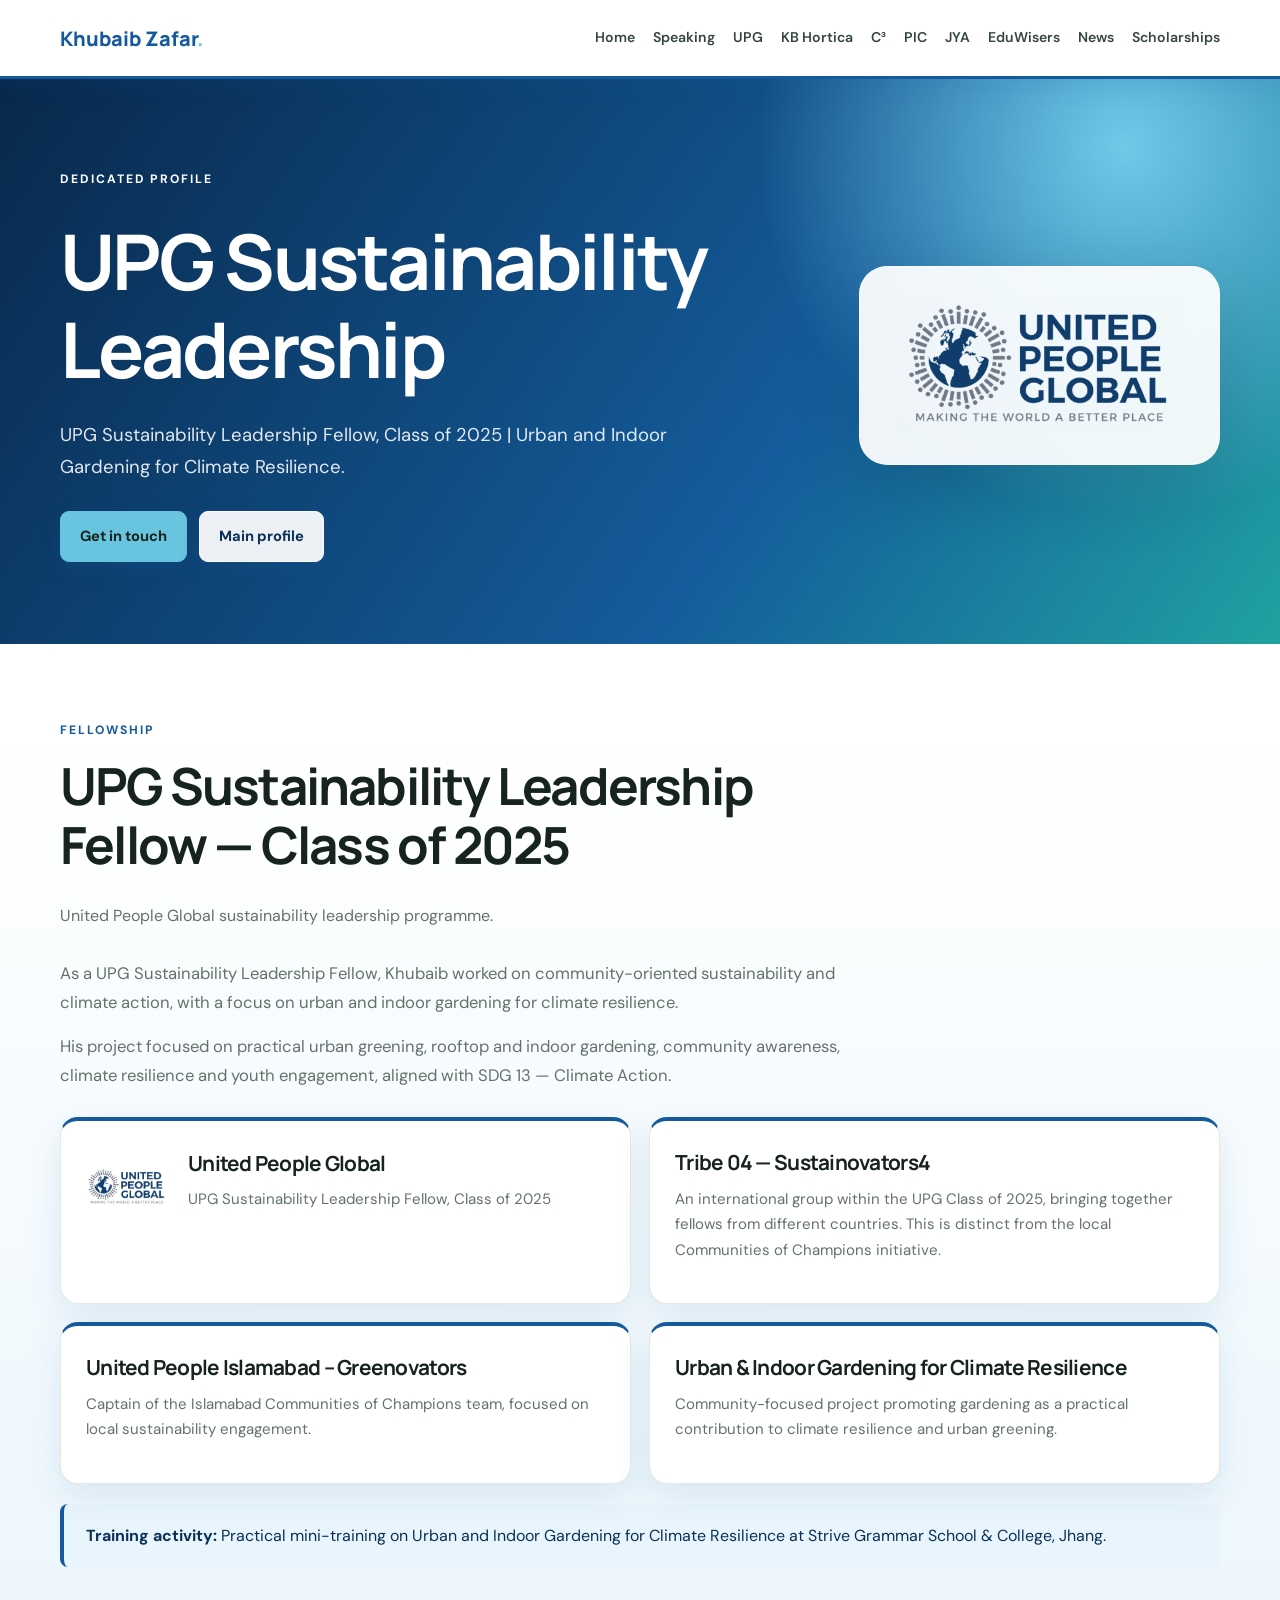
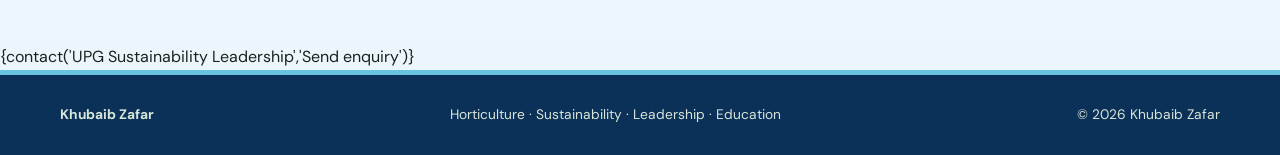
<file: upg.html>
<!doctype html><html lang="en"><head><meta charset="utf-8"><meta name="viewport" content="width=device-width,initial-scale=1"><meta name="description" content="UPG Sustainability Leadership Fellow, Class of 2025 | Urban and Indoor Gardening for Climate Resilience."><meta name="theme-color" content="#145b3a"><title>UPG Sustainability Leadership | Khubaib Zafar</title><link rel="stylesheet" href="assets/style.css"></head><body class="theme-upg"><nav class="nav"><div class="wrap navin"><a class="brand" href="index.html">Khubaib Zafar<span>.</span></a><button class="navbtn" onclick="document.querySelector('.navlinks').classList.toggle('open')">Menu</button><div class="navlinks"><a href="index.html">Home</a><a href="speaking.html">Speaking</a><a href="upg.html">UPG</a><a href="kb-hortica.html">KB Hortica</a><a href="climate-change-combat.html">C³</a><a href="pic.html">PIC</a><a href="jhang-youth-alliance.html">JYA</a><a href="the-eduwisers.html">EduWisers</a><a href="news.html">News</a><a href="scholarships.html">Scholarships</a></div></div></nav><header class="hero"><div class="wrap hero-grid"><div><div class="eyebrow">Dedicated profile</div><h1>UPG Sustainability Leadership</h1><p>UPG Sustainability Leadership Fellow, Class of 2025 | Urban and Indoor Gardening for Climate Resilience.</p><div class="actions"><a class="btn" href="#contact">Get in touch</a><a class="btn alt" href="index.html">Main profile</a></div></div><div class="hero-mark"><img class="hero-logo" src="assets/upg-logo.png" alt="UPG Sustainability Leadership logo"></div></div></header><section><div class="wrap"><div class="sectionhead"><div class="eyebrow">Fellowship</div><h2>UPG Sustainability Leadership Fellow — Class of 2025</h2><p>United People Global sustainability leadership programme.</p></div><div class="prose"><p>As a UPG Sustainability Leadership Fellow, Khubaib worked on community-oriented sustainability and climate action, with a focus on urban and indoor gardening for climate resilience.</p><p>His project focused on practical urban greening, rooftop and indoor gardening, community awareness, climate resilience and youth engagement, aligned with SDG 13 — Climate Action.</p></div><div class="grid two" style="margin-top:28px"><article class="card"><div class="logo-row"><img src="assets/upg-logo.png" alt="United People Global logo"><div><h3>United People Global</h3><p>UPG Sustainability Leadership Fellow, Class of 2025</p></div></div></article><article class="card"><h3>Tribe 04 — Sustainovators4</h3><p>An international group within the UPG Class of 2025, bringing together fellows from different countries. This is distinct from the local Communities of Champions initiative.</p></article><article class="card"><h3>United People Islamabad – Greenovators</h3><p>Captain of the Islamabad Communities of Champions team, focused on local sustainability engagement.</p></article><article class="card"><h3>Urban & Indoor Gardening for Climate Resilience</h3><p>Community-focused project promoting gardening as a practical contribution to climate resilience and urban greening.</p></article></div><div class="notice" style="margin-top:20px"><b>Training activity:</b> Practical mini-training on Urban and Indoor Gardening for Climate Resilience at Strive Grammar School & College, Jhang.</div></div></section>{contact('UPG Sustainability Leadership','Send enquiry')}<footer class="footer"><div class="wrap foot"><strong>Khubaib Zafar</strong><span>Horticulture · Sustainability · Leadership · Education</span><span>© <span class="year"></span> Khubaib Zafar</span></div></footer><script>document.querySelectorAll('.year').forEach(x=>x.textContent=new Date().getFullYear());document.querySelectorAll('.navlinks a').forEach(a=>a.addEventListener('click',()=>document.querySelector('.navlinks').classList.remove('open')));</script></body></html>
</file>
<file: assets/style.css>
@import url('https://fonts.googleapis.com/css2?family=DM+Sans:wght@400;500;600;700&family=Manrope:wght@400;500;600;700;800&display=swap');
:root{--ink:#17241e;--muted:#63736a;--green:#145b3a;--green2:#1d7549;--lime:#dcebdc;--cream:#f7f8f3;--gold:#d4a84f;--line:#e2e9e1;--white:#fff;--navy:#142b4f}*{box-sizing:border-box}html{scroll-behavior:smooth}body{margin:0;background:#fff;color:var(--ink);font:16px/1.7 'DM Sans',sans-serif}h1,h2,h3,h4{font-family:Manrope,sans-serif;line-height:1.15;letter-spacing:-.035em}h1{font-size:clamp(2.7rem,6vw,5.3rem);margin:.35em 0}h2{font-size:clamp(2rem,4vw,3.2rem);margin:.3em 0 .55em}h3{font-size:1.3rem;margin:.25em 0 .55em}p{color:var(--muted);margin:.5em 0 1em}.wrap{width:min(1160px,calc(100% - 40px));margin:auto}.nav{position:sticky;top:0;z-index:10;background:#fffffff2;backdrop-filter:blur(14px);border-bottom:1px solid var(--line)}.navin{min-height:76px;display:flex;align-items:center;justify-content:space-between;gap:20px}.brand{font:800 1.25rem Manrope;color:var(--green);text-decoration:none;white-space:nowrap}.brand span{color:var(--gold)}.navlinks{display:flex;gap:18px;align-items:center;flex-wrap:wrap}.navlinks a,.socials a{font-size:.88rem;color:#34473c;text-decoration:none;font-weight:600}.navlinks a:hover,.socials a:hover{color:var(--green2)}.navbtn{display:none;border:1px solid var(--line);background:white;border-radius:9px;padding:9px 12px}.hero{background:radial-gradient(circle at 85% 15%,#dcebdc 0,transparent 28%),linear-gradient(135deg,#f4f8f2,#fff 60%);padding:90px 0 82px;overflow:hidden}.hero-grid{display:grid;grid-template-columns:1.35fr .65fr;gap:50px;align-items:center}.eyebrow{font-size:.76rem;letter-spacing:.16em;text-transform:uppercase;color:var(--green2);font-weight:700}.hero p{font-size:1.16rem;max-width:700px}.hero-logo{width:min(280px,100%);max-height:230px;object-fit:contain;margin:auto;display:block}.hero-mark{border:1px solid var(--line);background:#ffffffb8;border-radius:28px;padding:30px;box-shadow:0 20px 60px #163f2412}.actions{display:flex;gap:12px;flex-wrap:wrap;margin-top:28px}.btn{display:inline-flex;padding:12px 19px;border-radius:9px;text-decoration:none;font-weight:700;font-size:.92rem;background:var(--green);color:white;border:1px solid var(--green)}.btn.alt{background:white;color:var(--green)}section{padding:76px 0}.soft{background:var(--cream)}.sectionhead{max-width:760px;margin-bottom:30px}.grid{display:grid;grid-template-columns:repeat(3,1fr);gap:18px}.two{grid-template-columns:repeat(2,1fr)}.card{border:1px solid var(--line);border-radius:18px;padding:25px;background:white;box-shadow:0 8px 28px #142c1a08}.card .small,.small{font-size:.78rem;color:var(--green2);font-weight:700;letter-spacing:.05em;text-transform:uppercase}.card p{font-size:.94rem}.link{font-weight:700;color:var(--green);text-decoration:none}.link:hover{text-decoration:underline}.logo-row{display:flex;align-items:center;gap:20px}.logo-row img{width:82px;height:82px;object-fit:contain}.pill{display:inline-block;border:1px solid #c9ddcb;color:var(--green);background:#f4faf3;border-radius:999px;padding:5px 11px;font-size:.78rem;font-weight:700;margin:3px}.prose{max-width:820px}.prose p{font-size:1.04rem}.notice{background:#f2f7ef;border-left:4px solid var(--green2);padding:18px 22px;border-radius:8px;color:#3d5545}.list{padding-left:20px;color:var(--muted)}.list li{margin:.45em 0}.event{display:grid;grid-template-columns:115px 1fr;gap:20px;padding:22px 0;border-bottom:1px solid var(--line)}.event .num{font:800 1.6rem Manrope;color:#b6cbb8}.contactband{background:#143e2b;color:white;padding:64px 0}.contactband h2,.contactband p{color:white}.contactband p{opacity:.8}.socials{display:flex;gap:18px;flex-wrap:wrap;margin-top:20px}.socials a{color:white}.form{display:grid;grid-template-columns:1fr 1fr;gap:14px;margin-top:24px}.form label{display:block;font-size:.85rem;font-weight:700;color:#34473c}.form input,.form textarea,.form select{width:100%;padding:12px;border:1px solid #d8e2d8;border-radius:8px;margin-top:5px;font:inherit;background:white}.form textarea{min-height:125px}.form .full{grid-column:1/-1}.form button{cursor:pointer}.footer{padding:28px 0;background:#102b1e;color:#d8e5d9}.foot{display:flex;justify-content:space-between;gap:18px;flex-wrap:wrap;font-size:.86rem}.foot a{color:#d8e5d9}.tagline{font:700 1.05rem Manrope;color:var(--green)}.brandbar{display:flex;gap:14px;align-items:center;margin-bottom:20px}.brandbar img{width:90px;height:90px;object-fit:contain}.brandbar h1{font-size:clamp(2.4rem,5vw,4.4rem);margin:.1em 0}.admin-note{font-size:.85rem;color:#758278}.gallery-placeholder{border:1px dashed #adc4b0;border-radius:16px;padding:28px;background:#f8fbf7;color:#607267;text-align:center}.stat{font:800 2rem Manrope;color:var(--green)}@media(max-width:900px){.navlinks{display:none;position:absolute;top:76px;left:0;right:0;background:white;padding:18px 22px;border-bottom:1px solid var(--line);flex-direction:column;align-items:flex-start}.navlinks.open{display:flex}.navbtn{display:block}.hero-grid{grid-template-columns:1fr}.hero-mark{max-width:260px}.grid{grid-template-columns:repeat(2,1fr)}}@media(max-width:600px){section{padding:55px 0}.grid,.two{grid-template-columns:1fr}.event{grid-template-columns:60px 1fr}.form{grid-template-columns:1fr}.form .full{grid-column:auto}.wrap{width:min(100% - 30px,1160px)}}

/* Distinct identity systems for each section */
:root{--accent:#16734a;--accent2:#d2a33a;--tint:#eaf5ee;--deep:#123b2a;--glow:#bfe7ce}
body{background:linear-gradient(180deg,#fff 0%,#fff 42%,var(--tint) 100%);accent-color:var(--accent)}
.nav{border-bottom:3px solid var(--accent);box-shadow:0 5px 24px color-mix(in srgb,var(--accent) 12%,transparent)}
.brand{color:var(--accent)}
.brand span{color:var(--accent2)}
.navlinks a:hover,.socials a:hover,.link{color:var(--accent)}
.hero{background:radial-gradient(ellipse at 88% 8%,var(--glow) 0,transparent 34%),radial-gradient(ellipse at 5% 95%,var(--tint) 0,transparent 38%),linear-gradient(125deg,var(--deep),var(--accent) 58%,var(--accent2));color:white;position:relative}
.hero h1,.hero .eyebrow,.hero .tagline{color:white}
.hero p{color:rgba(255,255,255,.88)}
.hero .btn{background:var(--accent2);border-color:var(--accent2);color:#18251d}
.hero .btn.alt{background:#ffffffeb;color:var(--deep);border-color:#ffffff}
.hero-mark{background:#ffffffed;border:1px solid #ffffffaa;box-shadow:0 24px 70px #0002}
.eyebrow,.card .small,.small{color:var(--accent)}
.btn{background:var(--accent);border-color:var(--accent);box-shadow:0 7px 18px color-mix(in srgb,var(--accent) 22%,transparent)}
.btn.alt{color:var(--accent);border-color:var(--accent)}
section.soft{background:linear-gradient(135deg,var(--tint),#fff 75%)}
.card{border-top:4px solid var(--accent);box-shadow:0 12px 34px color-mix(in srgb,var(--accent) 10%,transparent)}
.card:hover{transform:translateY(-3px);transition:transform .2s ease,box-shadow .2s ease;box-shadow:0 18px 38px color-mix(in srgb,var(--accent) 17%,transparent)}
.pill{border-color:color-mix(in srgb,var(--accent) 30%,white);color:var(--deep);background:var(--tint)}
.notice{background:var(--tint);border-left-color:var(--accent);color:var(--deep)}
.contactband{background:linear-gradient(115deg,var(--deep),var(--accent) 70%,var(--accent2))}
.footer{background:var(--deep);border-top:5px solid var(--accent2)}
.form input:focus,.form textarea:focus,.form select:focus{outline:3px solid color-mix(in srgb,var(--accent) 22%,transparent);border-color:var(--accent)}
.stat{color:var(--accent)}
.brandbar{padding:18px 22px;border-radius:22px;background:linear-gradient(100deg,var(--tint),#fff);border-left:6px solid var(--accent)}
.brandbar img{width:104px;height:104px;padding:8px;border-radius:18px;background:white;box-shadow:0 8px 24px #00000012}
.event .num{color:var(--accent)}
/* Home: emerald, warm gold and midnight */
.theme-home{--accent:#14734c;--accent2:#e4b64d;--tint:#eaf5ed;--deep:#102f27;--glow:#c5efd3}
/* PIC: original forest green and white */
.theme-pic{--accent:#08723b;--accent2:#b7d88b;--tint:#e8f5e9;--deep:#064522;--glow:#b5e6bd}
/* EduWisers: navy, electric blue and warm gold */
.theme-eduwisers{--accent:#173b78;--accent2:#f0b83e;--tint:#eaf0fb;--deep:#0c1e43;--glow:#b9d5ff}
.theme-eduwisers .hero{background:radial-gradient(circle at 90% 10%,#4e8bd9 0,transparent 28%),linear-gradient(125deg,#091b3b,#173b78 58%,#e0a92f)}
/* KB Hortica: leaf green, silver and fresh yellow */
.theme-hortica{--accent:#24843e;--accent2:#e1c64c;--tint:#edf8e9;--deep:#174b2a;--glow:#c5ef9b}
.theme-hortica .hero{background:radial-gradient(circle at 90% 5%,#d5f27e 0,transparent 28%),linear-gradient(125deg,#174b2a,#31944b 60%,#a7bd39)}
/* C3: climate green, teal and bright leaf */
.theme-c3{--accent:#138b54;--accent2:#a7d83f;--tint:#e6f7ef;--deep:#064b3d;--glow:#9ce4c0}
.theme-c3 .hero{background:radial-gradient(circle at 90% 10%,#b5ed69 0,transparent 30%),linear-gradient(125deg,#064b3d,#0d8c62 60%,#7abf39)}
/* Jhang Youth Alliance: royal blue and gold, with a red accent */
.theme-jya{--accent:#124e9b;--accent2:#f5b51b;--tint:#edf3ff;--deep:#092b5c;--glow:#b9d2ff}
.theme-jya .hero{background:radial-gradient(circle at 92% 8%,#f5c84c 0,transparent 27%),linear-gradient(125deg,#092b5c,#1255a4 65%,#bd2638)}
.theme-jya .card{border-top-color:#f5b51b}
.theme-jya .eyebrow{color:#ffe08a}
/* UPG: international blue and sky */
.theme-upg{--accent:#155a9c;--accent2:#68c4df;--tint:#e9f5fc;--deep:#0b3158;--glow:#a9e4f2}
.theme-upg .hero{background:radial-gradient(circle at 88% 12%,#71c9e8 0,transparent 30%),linear-gradient(125deg,#08284b,#145c9b 62%,#20a2a1)}
/* Speaking: plum, coral and amber */
.theme-speaking{--accent:#7540a0;--accent2:#f19a65;--tint:#f5eefb;--deep:#35204e;--glow:#e3c9f5}
.theme-speaking .hero{background:radial-gradient(circle at 90% 8%,#f6b08a 0,transparent 30%),linear-gradient(125deg,#35204e,#7540a0 62%,#c05c83)}
/* News: deep teal and amber */
.theme-news{--accent:#087e83;--accent2:#f0b33d;--tint:#e8f7f6;--deep:#073e48;--glow:#b2e8df}
.theme-news .hero{background:radial-gradient(circle at 90% 10%,#f5d27b 0,transparent 28%),linear-gradient(125deg,#073e48,#087e83 65%,#c18b32)}
/* Scholarships: indigo, emerald and gold */
.theme-scholarships{--accent:#4055a5;--accent2:#d8a83f;--tint:#eef0fb;--deep:#1c2859;--glow:#c9d0ff}
.theme-scholarships .hero{background:radial-gradient(circle at 90% 8%,#d7b9f1 0,transparent 28%),linear-gradient(125deg,#1c2859,#4055a5 62%,#12815b)}
@media(max-width:900px){.navlinks{border-top:3px solid var(--accent)}}
</file>
